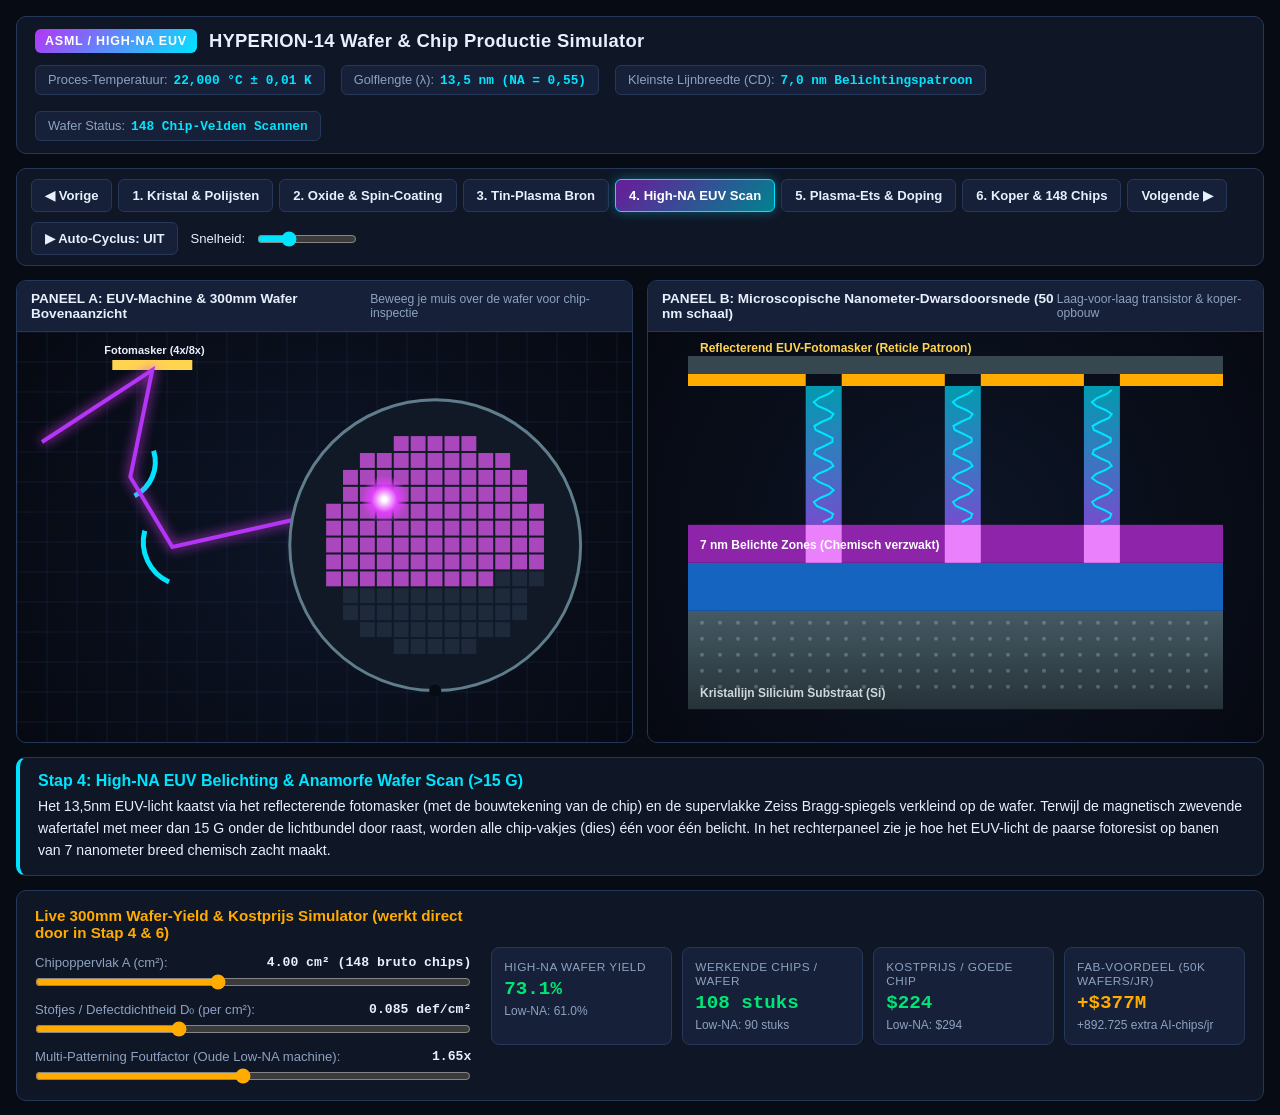
<file: index.html>
<!DOCTYPE html>
<html lang="nl">
<head>
<meta charset="UTF-8">
<meta name="viewport" content="width=device-width, initial-scale=1.0">
<title>HYPERION-14 | High-NA EUV Wafer & Chip Simulator</title>
<style>
  :root {
    --bg-main: #070b14;
    --bg-panel: #0f1626;
    --bg-card: #162038;
    --border: #263859;
    --text-main: #e8f0fe;
    --text-muted: #8da2c0;
    --accent-euv: #b535f6;
    --accent-cyan: #00e5ff;
    --accent-gold: #ffab00;
    --accent-green: #00e676;
    --accent-red: #ff5252;
  }
  * { box-sizing: border-box; margin: 0; padding: 0; font-family: -apple-system, BlinkMacSystemFont, "Segoe UI", Roboto, Helvetica, Arial, sans-serif; }
  body { background-color: var(--bg-main); color: var(--text-main); min-height: 100vh; display: flex; flex-direction: column; padding: 16px; gap: 14px; }
  header { display: flex; flex-wrap: wrap; justify-content: space-between; align-items: center; background: var(--bg-panel); border: 1px solid var(--border); border-radius: 10px; padding: 12px 18px; gap: 12px; }
  .brand { display: flex; align-items: center; gap: 12px; }
  .brand-badge { background: linear-gradient(135deg, var(--accent-euv), var(--accent-cyan)); color: #fff; font-weight: 800; font-size: 0.78rem; padding: 5px 10px; border-radius: 6px; letter-spacing: 0.8px; }
  .brand h1 { font-size: 1.15rem; font-weight: 700; letter-spacing: 0.3px; }
  .telemetry-bar { display: flex; flex-wrap: wrap; gap: 16px; }
  .telemetry-item { background: var(--bg-card); border: 1px solid var(--border); padding: 6px 12px; border-radius: 6px; font-size: 0.8rem; }
  .telemetry-item span { color: var(--text-muted); margin-right: 6px; }
  .telemetry-item strong { color: var(--accent-cyan); font-family: "SFMono-Regular", Consolas, monospace; }
  .controls-bar { display: flex; flex-wrap: wrap; justify-content: space-between; align-items: center; background: var(--bg-panel); border: 1px solid var(--border); border-radius: 10px; padding: 10px 14px; gap: 10px; }
  .step-buttons { display: flex; flex-wrap: wrap; gap: 6px; }
  .btn { background: var(--bg-card); color: var(--text-main); border: 1px solid var(--border); padding: 8px 13px; border-radius: 6px; cursor: pointer; font-size: 0.82rem; font-weight: 600; transition: all 0.18s ease; }
  .btn:hover { border-color: var(--accent-cyan); background: #1d2b4a; }
  .btn.active { background: linear-gradient(135deg, #6a1b9a, #00838f); border-color: var(--accent-cyan); color: #fff; box-shadow: 0 0 12px rgba(0, 229, 255, 0.35); }
  .playback-controls { display: flex; align-items: center; gap: 12px; font-size: 0.82rem; }
  .playback-controls input[type="range"] { accent-color: var(--accent-cyan); width: 100px; cursor: pointer; }
  .sim-grid { display: grid; grid-template-columns: 1fr 1fr; gap: 14px; }
  @media (max-width: 1024px) { .sim-grid { grid-template-columns: 1fr; } }
  .canvas-card { background: var(--bg-panel); border: 1px solid var(--border); border-radius: 10px; display: flex; flex-direction: column; overflow: hidden; }
  .canvas-header { display: flex; justify-content: space-between; align-items: center; padding: 10px 14px; background: var(--bg-card); border-bottom: 1px solid var(--border); font-size: 0.85rem; font-weight: 600; }
  .canvas-header .subtitle { color: var(--text-muted); font-size: 0.76rem; font-weight: 400; }
  .canvas-wrapper { position: relative; width: 100%; height: 410px; background: radial-gradient(circle at center, #0d1527 0%, #060911 100%); }
  canvas { width: 100%; height: 100%; display: block; cursor: crosshair; }
  .info-banner { background: var(--bg-panel); border: 1px solid var(--border); border-left: 4px solid var(--accent-cyan); border-radius: 10px; padding: 14px 18px; display: flex; flex-direction: column; gap: 6px; }
  .info-banner h2 { font-size: 1rem; color: var(--accent-cyan); }
  .info-banner p { font-size: 0.88rem; line-height: 1.55; color: var(--text-main); }
  .econ-panel { background: var(--bg-panel); border: 1px solid var(--border); border-radius: 10px; padding: 16px 18px; display: grid; grid-template-columns: 1.1fr 1.9fr; gap: 20px; align-items: center; }
  @media (max-width: 960px) { .econ-panel { grid-template-columns: 1fr; } }
  .sliders-box { display: flex; flex-direction: column; gap: 12px; }
  .sliders-box h3 { font-size: 0.95rem; color: var(--accent-gold); margin-bottom: 2px; }
  .slider-row { display: flex; flex-direction: column; gap: 4px; font-size: 0.82rem; }
  .slider-row label { display: flex; justify-content: space-between; color: var(--text-muted); }
  .slider-row label strong { color: var(--text-main); font-family: monospace; }
  .slider-row input[type="range"] { width: 100%; accent-color: var(--accent-gold); cursor: pointer; }
  .kpi-grid { display: grid; grid-template-columns: repeat(4, 1fr); gap: 10px; }
  @media (max-width: 700px) { .kpi-grid { grid-template-columns: repeat(2, 1fr); } }
  .kpi-card { background: var(--bg-card); border: 1px solid var(--border); border-radius: 8px; padding: 12px; display: flex; flex-direction: column; gap: 4px; }
  .kpi-card .kpi-title { font-size: 0.74rem; color: var(--text-muted); text-transform: uppercase; letter-spacing: 0.5px; }
  .kpi-card .kpi-val { font-size: 1.2rem; font-weight: 700; font-family: "SFMono-Regular", Consolas, monospace; color: var(--accent-green); }
  .kpi-card .kpi-sub { font-size: 0.75rem; color: var(--text-muted); }
</style>
</head>
<body>

<header>
  <div class="brand">
    <span class="brand-badge">ASML / HIGH-NA EUV</span>
    <h1>HYPERION-14 Wafer & Chip Productie Simulator</h1>
  </div>
  <div class="telemetry-bar">
    <div class="telemetry-item"><span>Proces-Temperatuur:</span><strong id="tel-temp">1.425 °C</strong></div>
    <div class="telemetry-item"><span>Golflengte (λ):</span><strong id="tel-wave">13,5 nm (NA 0.55)</strong></div>
    <div class="telemetry-item"><span>Kleinste Lijnbreedte (CD):</span><strong id="tel-cd">7,0 nm</strong></div>
    <div class="telemetry-item"><span>Wafer Status:</span><strong id="tel-wafer">300 mm Monokristal</strong></div>
  </div>
</header>

<div class="controls-bar">
  <div class="step-buttons">
    <button class="btn" onclick="prevStep()">◀ Vorige</button>
    <button class="btn step-btn" onclick="setStep(1)">1. Kristal & Polijsten</button>
    <button class="btn step-btn" onclick="setStep(2)">2. Oxide & Spin-Coating</button>
    <button class="btn step-btn" onclick="setStep(3)">3. Tin-Plasma Bron</button>
    <button class="btn step-btn" onclick="setStep(4)">4. High-NA EUV Scan</button>
    <button class="btn step-btn" onclick="setStep(5)">5. Plasma-Ets & Doping</button>
    <button class="btn step-btn" onclick="setStep(6)">6. Koper & 148 Chips</button>
    <button class="btn" onclick="nextStep()">Volgende ▶</button>
  </div>
  <div class="playback-controls">
    <button class="btn" id="auto-btn" onclick="toggleAutoPlay()">▶ Auto-Cyclus: UIT</button>
    <label for="speed-slider">Snelheid:</label>
    <input type="range" id="speed-slider" min="0.4" max="2.5" step="0.1" value="1.0">
  </div>
</div>

<div class="sim-grid">
  <div class="canvas-card">
    <div class="canvas-header">
      <span id="left-title">PANEEL A: EUV-Machine & 300mm Wafer Bovenaanzicht</span>
      <span class="subtitle" id="left-hint">Beweeg je muis over de wafer voor chip-inspectie</span>
    </div>
    <div class="canvas-wrapper">
      <canvas id="macroCanvas"></canvas>
    </div>
  </div>

  <div class="canvas-card">
    <div class="canvas-header">
      <span id="right-title">PANEEL B: Microscopische Nanometer-Dwarsdoorsnede (50 nm schaal)</span>
      <span class="subtitle">Laag-voor-laag transistor & koper-opbouw</span>
    </div>
    <div class="canvas-wrapper">
      <canvas id="microCanvas"></canvas>
    </div>
  </div>
</div>

<div class="info-banner">
  <h2 id="step-heading">Stap 4: High-NA EUV Belichting & Anamorfe Wafer Scan</h2>
  <p id="step-desc"></p>
</div>

<div class="econ-panel">
  <div class="sliders-box">
    <h3>Live 300mm Wafer-Yield & Kostprijs Simulator (werkt direct door in Stap 4 & 6)</h3>
    <div class="slider-row">
      <label><span>Chipoppervlak A (cm²):</span><strong id="val-area">4.00 cm² (148 bruto chips)</strong></label>
      <input type="range" id="sl-area" min="1.5" max="7.5" step="0.25" value="4.0" oninput="updateEconomics()">
    </div>
    <div class="slider-row">
      <label><span>Stofjes / Defectdichtheid D₀ (per cm²):</span><strong id="val-d0">0.085 def/cm²</strong></label>
      <input type="range" id="sl-d0" min="0.030" max="0.200" step="0.005" value="0.085" oninput="updateEconomics()">
    </div>
    <div class="slider-row">
      <label><span>Multi-Patterning Foutfactor (Oude Low-NA machine):</span><strong id="val-mult">1.65x</strong></label>
      <input type="range" id="sl-mult" min="1.15" max="2.20" step="0.05" value="1.65" oninput="updateEconomics()">
    </div>
  </div>

  <div class="kpi-grid">
    <div class="kpi-card">
      <span class="kpi-title">High-NA Wafer Yield</span>
      <span class="kpi-val" id="kpi-yield-hna">73.1%</span>
      <span class="kpi-sub" id="kpi-yield-lna">Low-NA: 61.0%</span>
    </div>
    <div class="kpi-card">
      <span class="kpi-title">Werkende Chips / Wafer</span>
      <span class="kpi-val" id="kpi-good-hna">108 stuks</span>
      <span class="kpi-sub" id="kpi-good-lna">Low-NA: 90 stuks</span>
    </div>
    <div class="kpi-card">
      <span class="kpi-title">Kostprijs / Goede Chip</span>
      <span class="kpi-val" id="kpi-cost-hna">$224</span>
      <span class="kpi-sub" id="kpi-cost-lna">Low-NA: $293</span>
    </div>
    <div class="kpi-card">
      <span class="kpi-title">Fab-Voordeel (50k wafers/jr)</span>
      <span class="kpi-val" id="kpi-savings" style="color: var(--accent-gold);">+$348M</span>
      <span class="kpi-sub" id="kpi-extra-dies">+889.000 extra AI-chips</span>
    </div>
  </div>
</div>

<script>
const STEPS = [
  null,
  {
    title: "Stap 1: Kristalgroei (Czochralski) & Spiegelglad Polijsten (CMP)",
    temp: "1.425 °C (Smelt)",
    wave: "N.v.t. (Kristalfase)",
    cd: "0,1 nm vlakheid",
    wafer: "Zuiver Silicium (99,999999999%)",
    desc: "Uit gesmolten, superzuiver kwartszand (1.425 °C) wordt al draaiend één grote cilindervormige kristal-pilaar (ingot) van 300 mm breed en 200 kg zwaar omhooggetrokken. Diamantdraden zagen hier schijfjes van 0,775 mm dik uit. In het rechterpaneel zie je hoe een Chemisch-Mechanische Polijstkop (CMP) het atoomrooster schuurt tot de hoogteafwijking kleiner is dan 0,1 nanometer (één atoomlaag)."
  },
  {
    title: "Stap 2: Isolerende Oxidelaag & Spin-Coating (3.000 RPM)",
    temp: "22,000 °C (Cleanroom)",
    wave: "UV-Blokkerend Geel Licht",
    cd: "20 nm Fotoresist-laag",
    wafer: "Si + SiO₂ + Fotoresist",
    desc: "Op de gepolijste wafer wordt eerst een flinterdunne blauwe isolatielaag van siliciumdioxide (SiO₂) aangebracht. Vervolgens valt er een druppel paarse lichtgevoelige lak (fotoresist) midden op de schijf. Door de wafer met 3.000 toeren per minuut rond te slingeren, spreidt de middelpuntvliedende kracht de lak uit tot een volmaakt egale laag van exact 20 nanometer dik."
  },
  {
    title: "Stap 3: De EUV-Lichtbron — 50.000 Ontploffende Tindruppels per Seconde",
    temp: "220.000 °C (Tin-Plasma)",
    wave: "13,5 nm EUV-opwekking",
    cd: "30 µm Tindruppels",
    wafer: "Vacuümkamer Gereed",
    desc: "Gewoon licht heeft een veel te grove golflengte om 7nm-lijntjes te tekenen. Daarom schiet een generator elke seconde 50.000 druppeltjes gesmolten tin door een vacuümkamer. Een krachtige CO₂-laser vuurt twee keer op elke vallende druppel: de voorpuls slaat hem plat tot een pannenkoekje, en de hoofdpuls verdampt het tin tot een gloeiend plasma van 220.000 °C (40x heter dan de zon), waaruit 13,5 nm EUV-licht vrijkomt."
  },
  {
    title: "Stap 4: High-NA EUV Belichting & Anamorfe Wafer Scan (>15 G)",
    temp: "22,000 °C ± 0,01 K",
    wave: "13,5 nm (NA = 0,55)",
    cd: "7,0 nm Belichtingspatroon",
    wafer: "148 Chip-Velden Scannen",
    desc: "Het 13,5nm EUV-licht kaatst via het reflecterende fotomasker (met de bouwtekening van de chip) en de supervlakke Zeiss Bragg-spiegels verkleind op de wafer. Terwijl de magnetisch zwevende wafertafel met meer dan 15 G onder de lichtbundel door raast, worden alle chip-vakjes (dies) één voor één belicht. In het rechterpaneel zie je hoe het EUV-licht de paarse fotoresist op banen van 7 nanometer breed chemisch zacht maakt."
  },
  {
    title: "Stap 5: Ontwikkelen, Anisotroop Plasma-Etsen & Ion-Implantatie",
    temp: "65,0 °C (Plasma-Ets)",
    wave: "RF-Geïoniseerd Gas",
    cd: "7,0 nm Geëtst Kanaal",
    wafer: "Transistoren Vormen",
    desc: "Een ontwikkelaarvloeistof spoelt de door EUV-licht zacht gemaakte stukjes lak weg. Daarna bombardeert een reactief plasma de wafer loodrecht van bovenaf: alleen waar de lak weg is, vreet het plasma 7 nanometer smalle sleuven in de blauwe oxidelaag. Vervolgens schiet een deeltjesversneller groene doterings-ionen (boor/arseen) in het blootliggende silicium om de schakende transistor-kanalen te maken."
  },
  {
    title: "Stap 6: Koper-Elektroplating, 100 Verdiepingen & Laser-Dicing",
    temp: "22,0 °C (Eindtest & Zaag)",
    wave: "Laser-Dicing & Prober",
    cd: "1.4nm AI-Architectuur",
    wafer: "Voltooide Wafer (Zie Die-Map)",
    desc: "De overgebleven lak wordt verwijderd en de 7nm-geulen worden gevuld met goudkleurig koper. Na het vlakpolijsten herhaalt deze cyclus zich tot wel 100 verdiepingen hoog! Links zie je de voltooide 300mm wafer met alle werkende groene chips en enkele rode defecte chips (afhankelijk van je instellingen onderaan). Beweeg je muis over de individuele chips op de wafer om ze te inspecteren!"
  }
];

let currentStep = 4;
let animTime = 0;
let autoPlay = false;
let lastAutoSwitch = 0;
let simSpeed = 1.0;

let dieAreaCm2 = 4.0;
let defectDensityD0 = 0.085;
let multiPatternMult = 1.65;
let waferDies = [];
let hoveredDie = null;
let mouseMacro = { x: -1000, y: -1000 };

const macroCanvas = document.getElementById("macroCanvas");
const microCanvas = document.getElementById("microCanvas");
const ctxMacro = macroCanvas.getContext("2d");
const ctxMicro = microCanvas.getContext("2d");

function resizeCanvases() {
  const dpr = window.devicePixelRatio || 1;
  [macroCanvas, microCanvas].forEach(c => {
    const rect = c.parentElement.getBoundingClientRect();
    c.width = rect.width * dpr;
    c.height = rect.height * dpr;
    const ctx = c.getContext("2d");
    ctx.setTransform(dpr, 0, 0, dpr, 0, 0);
  });
}
window.addEventListener("resize", resizeCanvases);

macroCanvas.addEventListener("mousemove", (e) => {
  const rect = macroCanvas.getBoundingClientRect();
  mouseMacro.x = e.clientX - rect.left;
  mouseMacro.y = e.clientY - rect.top;
});
macroCanvas.addEventListener("mouseleave", () => {
  mouseMacro.x = -1000;
  mouseMacro.y = -1000;
  hoveredDie = null;
});

function pseudoRandom(seed) {
  let x = Math.sin(seed * 9999.123) * 10000;
  return x - Math.floor(x);
}

function rebuildWaferGrid(yieldFraction) {
  waferDies = [];
  const gridRadius = Math.max(4, Math.min(9, Math.round(13.5 / Math.sqrt(dieAreaCm2))));
  let idx = 1;
  for (let gy = -gridRadius; gy <= gridRadius; gy++) {
    for (let gx = -gridRadius; gx <= gridRadius; gx++) {
      const dist = Math.sqrt((gx * gx) + (gy * gy));
      if (dist <= gridRadius - 0.35) {
        const randVal = pseudoRandom(gx * 37 + gy * 101 + Math.round(defectDensityD0 * 1000));
        const isGood = randVal < yieldFraction;
        const overlayPm = Math.round(45 + pseudoRandom(idx * 17) * 180);
        waferDies.push({ id: idx++, gx, gy, gridRadius, isGood, overlayPm });
      }
    }
  }
}

function updateEconomics() {
  dieAreaCm2 = parseFloat(document.getElementById("sl-area").value);
  defectDensityD0 = parseFloat(document.getElementById("sl-d0").value);
  multiPatternMult = parseFloat(document.getElementById("sl-mult").value);

  const grossDies = Math.floor(592.0 / dieAreaCm2);
  const alpha = 2.0;

  const yieldHighNA = Math.pow(1 + (dieAreaCm2 * defectDensityD0) / alpha, -alpha);
  const d0LowNA = defectDensityD0 * multiPatternMult;
  const yieldLowNA = Math.pow(1 + (dieAreaCm2 * d0LowNA) / alpha, -alpha);

  const goodHighNA = grossDies * yieldHighNA;
  const goodLowNA = grossDies * yieldLowNA;

  const costWaferHighNA = 24200;
  const costWaferLowNA = 26500;

  const cpgdHighNA = costWaferHighNA / goodHighNA;
  const cpgdLowNA = costWaferLowNA / goodLowNA;

  const annualGoodHighNA = goodHighNA * 50000;
  const annualGoodLowNA = goodLowNA * 50000;
  const extraDiesYr = Math.round(annualGoodHighNA - annualGoodLowNA);
  const annualSavingsM = ((cpgdLowNA - cpgdHighNA) * annualGoodHighNA) / 1e6;

  document.getElementById("val-area").textContent = `${dieAreaCm2.toFixed(2)} cm² (${grossDies} bruto chips)`;
  document.getElementById("val-d0").textContent = `${defectDensityD0.toFixed(3)} def/cm²`;
  document.getElementById("val-mult").textContent = `${multiPatternMult.toFixed(2)}x`;

  document.getElementById("kpi-yield-hna").textContent = `${(yieldHighNA * 100).toFixed(1)}%`;
  document.getElementById("kpi-yield-lna").textContent = `Low-NA: ${(yieldLowNA * 100).toFixed(1)}%`;

  document.getElementById("kpi-good-hna").textContent = `${Math.round(goodHighNA)} stuks`;
  document.getElementById("kpi-good-lna").textContent = `Low-NA: ${Math.round(goodLowNA)} stuks`;

  document.getElementById("kpi-cost-hna").textContent = `$${Math.round(cpgdHighNA)}`;
  document.getElementById("kpi-cost-lna").textContent = `Low-NA: $${Math.round(cpgdLowNA)}`;

  document.getElementById("kpi-savings").textContent = `+$${Math.round(annualSavingsM)}M`;
  document.getElementById("kpi-extra-dies").textContent = `+${extraDiesYr.toLocaleString("nl-NL")} extra AI-chips/jr`;

  rebuildWaferGrid(yieldHighNA);
}

function setStep(step) {
  currentStep = step;
  lastAutoSwitch = performance.now();
  const s = STEPS[step];

  document.getElementById("tel-temp").textContent = s.temp;
  document.getElementById("tel-wave").textContent = s.wave;
  document.getElementById("tel-cd").textContent = s.cd;
  document.getElementById("tel-wafer").textContent = s.wafer;
  document.getElementById("step-heading").textContent = s.title;
  document.getElementById("step-desc").textContent = s.desc;

  const btns = document.querySelectorAll(".step-btn");
  btns.forEach((b, idx) => {
    b.classList.toggle("active", idx + 1 === step);
  });
}

function prevStep() { setStep(currentStep > 1 ? currentStep - 1 : 6); }
function nextStep() { setStep(currentStep < 6 ? currentStep + 1 : 1); }

function toggleAutoPlay() {
  autoPlay = !autoPlay;
  lastAutoSwitch = performance.now();
  const btn = document.getElementById("auto-btn");
  btn.textContent = autoPlay ? "⏸ Auto-Cyclus: AAN" : "▶ Auto-Cyclus: UIT";
  btn.classList.toggle("active", autoPlay);
}

document.getElementById("speed-slider").addEventListener("input", (e) => {
  simSpeed = parseFloat(e.target.value);
});

function drawMacroPanel(ctx, w, h, t) {
  ctx.clearRect(0, 0, w, h);

  ctx.strokeStyle = "rgba(38, 56, 89, 0.35)";
  ctx.lineWidth = 1;
  for (let x = 0; x < w; x += 30) {
    ctx.beginPath(); ctx.moveTo(x, 0); ctx.lineTo(x, h); ctx.stroke();
  }
  for (let y = 0; y < h; y += 30) {
    ctx.beginPath(); ctx.moveTo(0, y); ctx.lineTo(w, y); ctx.stroke();
  }

  if (currentStep === 1) {
    const cx = w * 0.32;
    const cy = h * 0.68;

    ctx.fillStyle = "#2b374b";
    ctx.fillRect(cx - 85, cy - 30, 170, 85);

    const gradMelt = ctx.createRadialGradient(cx, cy, 10, cx, cy, 80);
    gradMelt.addColorStop(0, "#fff176");
    gradMelt.addColorStop(0.5, "#ff6d00");
    gradMelt.addColorStop(1, "#b71c1c");
    ctx.fillStyle = gradMelt;
    ctx.beginPath();
    ctx.ellipse(cx, cy - 25, 76, 22, 0, 0, Math.PI * 2);
    ctx.fill();

    const pullOffset = Math.sin(t * 1.5) * 12;
    const ingotTop = 65 + pullOffset;
    const gradIngot = ctx.createLinearGradient(cx - 42, 0, cx + 42, 0);
    gradIngot.addColorStop(0, "#546e7a");
    gradIngot.addColorStop(0.45, "#eceff1");
    gradIngot.addColorStop(1, "#37474f");
    ctx.fillStyle = gradIngot;
    ctx.fillRect(cx - 42, ingotTop, 84, cy - 25 - ingotTop);

    ctx.strokeStyle = "#90a4ae";
    ctx.lineWidth = 4;
    ctx.beginPath();
    ctx.moveTo(cx, 15);
    ctx.lineTo(cx, ingotTop);
    ctx.stroke();

    ctx.fillStyle = "#00e5ff";
    ctx.font = "bold 12px sans-serif";
    ctx.fillText("1.425 °C Gesmolten Silicium", cx - 75, cy + 75);
    ctx.fillText("↺ 300mm Monokristal Ingot", cx - 75, ingotTop - 10);

    drawWaferMap(ctx, w * 0.74, h * 0.52, Math.min(w, h) * 0.28, t, "bare");

  } else if (currentStep === 2) {
    const cx = w * 0.5;
    const cy = h * 0.54;
    const r = Math.min(w, h) * 0.34;

    ctx.save();
    ctx.translate(cx, cy);
    ctx.rotate(t * 8.0);

    ctx.fillStyle = "#1565c0";
    ctx.beginPath();
    ctx.arc(0, 0, r, 0, Math.PI * 2);
    ctx.fill();

    const resistRadius = ((t * 0.7) % 1.0) * r;
    const gradResist = ctx.createRadialGradient(0, 0, 2, 0, 0, resistRadius + 15);
    gradResist.addColorStop(0, "rgba(181, 53, 246, 0.92)");
    gradResist.addColorStop(0.8, "rgba(156, 39, 176, 0.75)");
    gradResist.addColorStop(1, "rgba(156, 39, 176, 0)");
    ctx.fillStyle = gradResist;
    ctx.beginPath();
    ctx.arc(0, 0, r, 0, Math.PI * 2);
    ctx.fill();

    ctx.strokeStyle = "rgba(255, 255, 255, 0.35)";
    ctx.lineWidth = 2;
    for (let i = 0; i < 6; i++) {
      const a = (i * Math.PI) / 3;
      ctx.beginPath();
      ctx.arc(0, 0, r * 0.55, a, a + 0.7);
      ctx.stroke();
    }
    ctx.restore();

    ctx.fillStyle = "#90a4ae";
    ctx.fillRect(cx - 8, 18, 16, 42);
    const dropY = 65 + ((t * 140) % (cy - 65));
    ctx.fillStyle = "#e040fb";
    ctx.beginPath();
    ctx.arc(cx, dropY, 6, 0, Math.PI * 2);
    ctx.fill();

    ctx.fillStyle = "#e8f0fe";
    ctx.font = "bold 13px sans-serif";
    ctx.fillText("Spin-Coater: 3.000 RPM spreidt Fotoresist (20 nm)", 20, h - 18);

  } else if (currentStep === 3) {
    const cx = w * 0.48;
    const cy = h * 0.52;

    ctx.strokeStyle = "#00e5ff";
    ctx.lineWidth = 6;
    ctx.beginPath();
    ctx.arc(cx, cy, 95, Math.PI * 0.65, Math.PI * 1.35);
    ctx.stroke();

    ctx.fillStyle = "#78909c";
    ctx.fillRect(cx - 18, 16, 36, 34);
    ctx.fillStyle = "#cfd8dc";
    ctx.font = "11px sans-serif";
    ctx.fillText("Tin-Nozzle (50 kHz)", cx - 48, 12);

    for (let i = 0; i < 5; i++) {
      const dy = 55 + ((t * 120 + i * 35) % (cy - 55));
      ctx.fillStyle = "#b0bec5";
      ctx.beginPath();
      ctx.arc(cx, dy, 4.5, 0, Math.PI * 2);
      ctx.fill();
    }

    const pulsePhase = (t * 4.0) % 1.0;
    if (pulsePhase < 0.65) {
      ctx.strokeStyle = pulsePhase < 0.3 ? "#ff5252" : "#ff1744";
      ctx.lineWidth = pulsePhase < 0.3 ? 3 : 7;
      ctx.beginPath();
      ctx.moveTo(w - 20, cy);
      ctx.lineTo(cx, cy);
      ctx.stroke();
    }

    const plasmaRadius = 18 + Math.sin(t * 25) * 8;
    const gradPlasma = ctx.createRadialGradient(cx, cy, 2, cx, cy, plasmaRadius * 2.2);
    gradPlasma.addColorStop(0, "#ffffff");
    gradPlasma.addColorStop(0.35, "#00e5ff");
    gradPlasma.addColorStop(0.7, "#b535f6");
    gradPlasma.addColorStop(1, "rgba(181, 53, 246, 0)");
    ctx.fillStyle = gradPlasma;
    ctx.beginPath();
    ctx.arc(cx, cy, plasmaRadius * 2.2, 0, Math.PI * 2);
    ctx.fill();

    ctx.strokeStyle = "rgba(181, 53, 246, 0.75)";
    ctx.lineWidth = 2;
    for (let a = -0.5; a <= 0.5; a += 0.25) {
      const sx = cx - Math.cos(a) * 92;
      const sy = cy + Math.sin(a) * 92;
      ctx.beginPath();
      ctx.moveTo(cx, cy);
      ctx.lineTo(sx, sy);
      ctx.lineTo(w - 45, 55);
      ctx.stroke();
    }

    ctx.fillStyle = "#00e5ff";
    ctx.font = "bold 12px sans-serif";
    ctx.fillText("CO₂ Laser (Voorpuls + Hoofdpuls) ◀──", w - 245, cy - 12);
    ctx.fillStyle = "#e040fb";
    ctx.fillText("220.000 °C Tin-Plasma (λ = 13,5 nm)", cx - 95, cy + 125);

  } else if (currentStep === 4) {
    const optX = w * 0.22;
    ctx.fillStyle = "#ffd54f";
    ctx.fillRect(optX - 40, 28, 80, 10);
    ctx.fillStyle = "#e8f0fe";
    ctx.font = "bold 11px sans-serif";
    ctx.fillText("Fotomasker (4x/8x)", optX - 48, 22);

    ctx.strokeStyle = "#00e5ff";
    ctx.lineWidth = 5;
    ctx.beginPath(); ctx.arc(optX - 35, 130, 38, -0.3, 1.1); ctx.stroke();
    ctx.beginPath(); ctx.arc(optX + 35, 210, 44, 2.0, 3.4); ctx.stroke();

    const scanTargetX = w * 0.68 + Math.sin(t * 3.2) * 55;
    const scanTargetY = h * 0.52 + Math.cos(t * 1.6) * 55;

    ctx.strokeStyle = "#b535f6";
    ctx.lineWidth = 4;
    ctx.shadowColor = "#e040fb";
    ctx.shadowBlur = 12;
    ctx.beginPath();
    ctx.moveTo(25, 110);
    ctx.lineTo(optX, 38);
    ctx.lineTo(optX - 22, 145);
    ctx.lineTo(optX + 20, 215);
    ctx.lineTo(scanTargetX, scanTargetY);
    ctx.stroke();
    ctx.shadowBlur = 0;

    drawWaferMap(ctx, w * 0.68, h * 0.52, Math.min(w, h) * 0.34, t, "scanning", scanTargetX, scanTargetY);

  } else if (currentStep === 5) {
    const cx = w * 0.5;
    const cy = h * 0.52;
    const r = Math.min(w, h) * 0.33;

    const gradChamber = ctx.createRadialGradient(cx, cy, 10, cx, cy, r * 1.35);
    gradChamber.addColorStop(0, "rgba(0, 230, 118, 0.28)");
    gradChamber.addColorStop(0.6, "rgba(181, 53, 246, 0.25)");
    gradChamber.addColorStop(1, "rgba(0, 0, 0, 0)");
    ctx.fillStyle = gradChamber;
    ctx.beginPath();
    ctx.arc(cx, cy, r * 1.35, 0, Math.PI * 2);
    ctx.fill();

    drawWaferMap(ctx, cx, cy, r, t, "etching");

  } else if (currentStep === 6) {
    const cx = w * 0.5;
    const cy = h * 0.52;
    const r = Math.min(w, h) * 0.35;
    drawWaferMap(ctx, cx, cy, r, t, "completed");
  }
}

function drawWaferMap(ctx, cx, cy, r, t, mode, beamX, beamY) {
  ctx.fillStyle = "#111927";
  ctx.strokeStyle = "#607d8b";
  ctx.lineWidth = 3;
  ctx.beginPath();
  ctx.arc(cx, cy, r + 6, 0, Math.PI * 2);
  ctx.fill();
  ctx.stroke();

  ctx.fillStyle = "#070b14";
  ctx.beginPath();
  ctx.arc(cx, cy + r + 6, 6, 0, Math.PI * 2);
  ctx.fill();

  if (mode === "bare") {
    const gradPol = ctx.createLinearGradient(cx - r, cy - r, cx + r, cy + r);
    gradPol.addColorStop(0, "#37474f");
    gradPol.addColorStop(0.5, "#cfd8dc");
    gradPol.addColorStop(1, "#263238");
    ctx.fillStyle = gradPol;
    ctx.beginPath();
    ctx.arc(cx, cy, r, 0, Math.PI * 2);
    ctx.fill();
    return;
  }

  const totalDies = waferDies.length;
  const exposedCount = mode === "scanning" ? Math.floor(((t * 0.45) % 1.0) * totalDies) : totalDies;

  hoveredDie = null;

  waferDies.forEach((d, index) => {
    const cellSpan = (r * 1.82) / (d.gridRadius * 2 + 1);
    const dx = cx + d.gx * cellSpan - cellSpan * 0.45;
    const dy = cy + d.gy * cellSpan - cellSpan * 0.45;
    const dw = cellSpan * 0.88;
    const dh = cellSpan * 0.88;

    if (mode === "scanning") {
      ctx.fillStyle = index < exposedCount ? "#ab47bc" : "#1e293b";
    } else if (mode === "etching") {
      ctx.fillStyle = "#00acc1";
    } else if (mode === "completed") {
      ctx.fillStyle = d.isGood ? "#00c853" : "#ff5252";
    }

    ctx.fillRect(dx, dy, dw, dh);

    if (mouseMacro.x >= dx && mouseMacro.x <= dx + dw && mouseMacro.y >= dy && mouseMacro.y <= dy + dh) {
      hoveredDie = { ...d, dx, dy };
      ctx.strokeStyle = "#ffffff";
      ctx.lineWidth = 2;
      ctx.strokeRect(dx - 1, dy - 1, dw + 2, dh + 2);
    }
  });

  if (mode === "scanning" && beamX && beamY) {
    const gSpot = ctx.createRadialGradient(beamX, beamY, 2, beamX, beamY, 24);
    gSpot.addColorStop(0, "#ffffff");
    gSpot.addColorStop(0.5, "#e040fb");
    gSpot.addColorStop(1, "rgba(224, 64, 251, 0)");
    ctx.fillStyle = gSpot;
    ctx.beginPath();
    ctx.arc(beamX, beamY, 24, 0, Math.PI * 2);
    ctx.fill();
  }

  if (hoveredDie) {
    const tx = Math.min(cx + r - 150, Math.max(12, hoveredDie.dx + 14));
    const ty = Math.max(16, hoveredDie.dy - 58);
    ctx.fillStyle = "rgba(15, 22, 38, 0.94)";
    ctx.strokeStyle = "#00e5ff";
    ctx.lineWidth = 1.5;
    ctx.fillRect(tx, ty, 195, 52);
    ctx.strokeRect(tx, ty, 195, 52);

    ctx.fillStyle = "#ffffff";
    ctx.font = "bold 11px sans-serif";
    ctx.fillText(`Chip #${hoveredDie.id} [X:${hoveredDie.gx}, Y:${hoveredDie.gy}]`, tx + 8, ty + 18);
    ctx.fillStyle = hoveredDie.isGood ? "#00e676" : "#ff5252";
    ctx.fillText(
      hoveredDie.isGood ? `Status: SLAAGD (Overlay ${hoveredDie.overlayPm} pm)` : "Status: DEFECT (Stofdeeltje)",
      tx + 8,
      ty + 38
    );
  }
}

function drawMicroPanel(ctx, w, h, t) {
  ctx.clearRect(0, 0, w, h);

  const marginX = 40;
  const subWidth = w - marginX * 2;
  const siTop = h * 0.68;
  const siHeight = h * 0.24;
  const oxTop = siTop - 48;
  const oxHeight = 48;
  const resTop = oxTop - 38;
  const resHeight = 38;

  const gradSi = ctx.createLinearGradient(0, siTop, 0, siTop + siHeight);
  gradSi.addColorStop(0, "#455a64");
  gradSi.addColorStop(1, "#263238");
  ctx.fillStyle = gradSi;
  ctx.fillRect(marginX, siTop, subWidth, siHeight);

  ctx.fillStyle = "rgba(207, 216, 220, 0.28)";
  for (let x = marginX + 14; x < marginX + subWidth - 10; x += 18) {
    for (let y = siTop + 12; y < siTop + siHeight - 8; y += 16) {
      ctx.beginPath();
      ctx.arc(x, y, 2, 0, Math.PI * 2);
      ctx.fill();
    }
  }
  ctx.fillStyle = "#cfd8dc";
  ctx.font = "bold 12px sans-serif";
  ctx.fillText("Kristallijn Silicium Substraat (Si)", marginX + 12, siTop + siHeight - 12);

  const trenches = [
    marginX + subWidth * 0.22,
    marginX + subWidth * 0.48,
    marginX + subWidth * 0.74
  ];
  const trenchW = 36;

  if (currentStep === 1) {
    const padX = marginX + 30 + ((Math.sin(t * 2.5) + 1) * 0.5) * (subWidth - 180);
    ctx.fillStyle = "#00acc1";
    ctx.fillRect(padX, siTop - 32, 120, 28);
    ctx.fillStyle = "#ffffff";
    ctx.fillText("⇄ CMP Polijstkop (0,1 nm vlakheid)", padX - 20, siTop - 42);

  } else if (currentStep === 2) {
    ctx.fillStyle = "#1565c0";
    ctx.fillRect(marginX, oxTop, subWidth, oxHeight);
    ctx.fillStyle = "#90caf9";
    ctx.fillText("Isolerende Oxidelaag (SiO₂)", marginX + 12, oxTop + 28);

    ctx.fillStyle = "#8e24aa";
    ctx.fillRect(marginX, resTop, subWidth, resHeight);
    ctx.fillStyle = "#f3e5f5";
    ctx.fillText("Lichtgevoelige Fotoresist-lak (20 nm)", marginX + 12, resTop + 24);

  } else if (currentStep === 3 || currentStep === 4) {
    ctx.fillStyle = "#37474f";
    ctx.fillRect(marginX, 24, subWidth, 18);

    ctx.fillStyle = "#ffab00";
    ctx.fillRect(marginX, 42, trenches[0] - marginX, 12);
    ctx.fillRect(trenches[0] + trenchW, 42, trenches[1] - (trenches[0] + trenchW), 12);
    ctx.fillRect(trenches[1] + trenchW, 42, trenches[2] - (trenches[1] + trenchW), 12);
    ctx.fillRect(trenches[2] + trenchW, 42, (marginX + subWidth) - (trenches[2] + trenchW), 12);
    ctx.fillStyle = "#ffd54f";
    ctx.fillText("Reflecterend EUV-Fotomasker (Reticle Patroon)", marginX + 12, 20);

    ctx.fillStyle = "#1565c0";
    ctx.fillRect(marginX, oxTop, subWidth, oxHeight);
    ctx.fillStyle = "#8e24aa";
    ctx.fillRect(marginX, resTop, subWidth, resHeight);

    trenches.forEach(tx => {
      const gradBeam = ctx.createLinearGradient(0, 54, 0, resTop + resHeight);
      gradBeam.addColorStop(0, "rgba(0, 229, 255, 0.65)");
      gradBeam.addColorStop(1, "rgba(181, 53, 246, 0.85)");
      ctx.fillStyle = gradBeam;
      ctx.fillRect(tx, 54, trenchW, resTop - 54);

      ctx.fillStyle = "#ea80fc";
      ctx.fillRect(tx, resTop, trenchW, resHeight);

      ctx.strokeStyle = "#00e5ff";
      ctx.lineWidth = 2;
      ctx.beginPath();
      for (let y = 58; y < resTop; y += 4) {
        const waveX = tx + trenchW / 2 + Math.sin(y * 0.25 - t * 12) * 10;
        if (y === 58) ctx.moveTo(waveX, y);
        else ctx.lineTo(waveX, y);
      }
      ctx.stroke();
    });

    ctx.fillStyle = "#ffffff";
    ctx.fillText("7 nm Belichte Zones (Chemisch verzwakt)", marginX + 12, resTop + 24);

  } else if (currentStep === 5) {
    ctx.fillStyle = "#1565c0";
    ctx.fillRect(marginX, oxTop, subWidth, oxHeight);
    ctx.fillStyle = "#8e24aa";
    ctx.fillRect(marginX, resTop, subWidth, resHeight);

    trenches.forEach((tx, idx) => {
      ctx.fillStyle = "#070b14";
      ctx.fillRect(tx, resTop, trenchW, resHeight + oxHeight);

      ctx.fillStyle = "rgba(0, 230, 118, 0.75)";
      ctx.fillRect(tx - 4, siTop, trenchW + 8, 22);

      for (let p = 0; p < 4; p++) {
        const py = 45 + ((t * 150 + p * 45 + idx * 20) % (siTop - 45));
        ctx.fillStyle = py > oxTop ? "#00e676" : "#00e5ff";
        ctx.beginPath();
        ctx.arc(tx + trenchW / 2, py, 3.5, 0, Math.PI * 2);
        ctx.fill();
      }
    });

    ctx.fillStyle = "#00e676";
    ctx.fillText("Groene Ion-Implantatie (Transistor-kanalen) + 7nm Geulen", marginX + 12, siTop + 38);

  } else if (currentStep === 6) {
    ctx.fillStyle = "#1565c0";
    ctx.fillRect(marginX, oxTop, subWidth, oxHeight);

    const m2Top = oxTop - 45;
    const m3Top = m2Top - 45;
    ctx.fillStyle = "#104d92";
    ctx.fillRect(marginX, m2Top, subWidth, 45);
    ctx.fillStyle = "#0d3c73";
    ctx.fillRect(marginX, m3Top, subWidth, 45);

    trenches.forEach(tx => {
      ctx.fillStyle = "#00e676";
      ctx.fillRect(tx - 4, siTop, trenchW + 8, 20);

      const gradCu = ctx.createLinearGradient(tx, 0, tx + trenchW, 0);
      gradCu.addColorStop(0, "#ff8f00");
      gradCu.addColorStop(0.5, "#ffd54f");
      gradCu.addColorStop(1, "#e65100");
      ctx.fillStyle = gradCu;
      ctx.fillRect(tx, oxTop, trenchW, oxHeight);

      ctx.fillRect(tx - 22, m2Top + 15, trenchW + 44, 18);
      ctx.fillRect(tx + 6, m3Top, trenchW - 12, 60);
    });

    ctx.fillStyle = "#ffab00";
    ctx.fillRect(marginX + 35, m3Top + 8, subWidth - 70, 14);

    ctx.fillStyle = "#ffd54f";
    ctx.fillText("Koper-Interconnect Wolkenkrabber (tot 100 lagen hoog)", marginX + 12, m3Top - 10);
  }
}

let lastFrameTime = performance.now();

function animate(now) {
  const dt = (now - lastFrameTime) / 1000;
  lastFrameTime = now;
  animTime += dt * simSpeed;

  if (autoPlay && now - lastAutoSwitch > 5500 / simSpeed) {
    nextStep();
  }

  const rectMacro = macroCanvas.parentElement.getBoundingClientRect();
  const rectMicro = microCanvas.parentElement.getBoundingClientRect();

  drawMacroPanel(ctxMacro, rectMacro.width, rectMacro.height, animTime);
  drawMicroPanel(ctxMicro, rectMicro.width, rectMicro.height, animTime);

  requestAnimationFrame(animate);
}

resizeCanvases();
updateEconomics();
setStep(4);
requestAnimationFrame(animate);
</script>
</body>
</html>
</file>
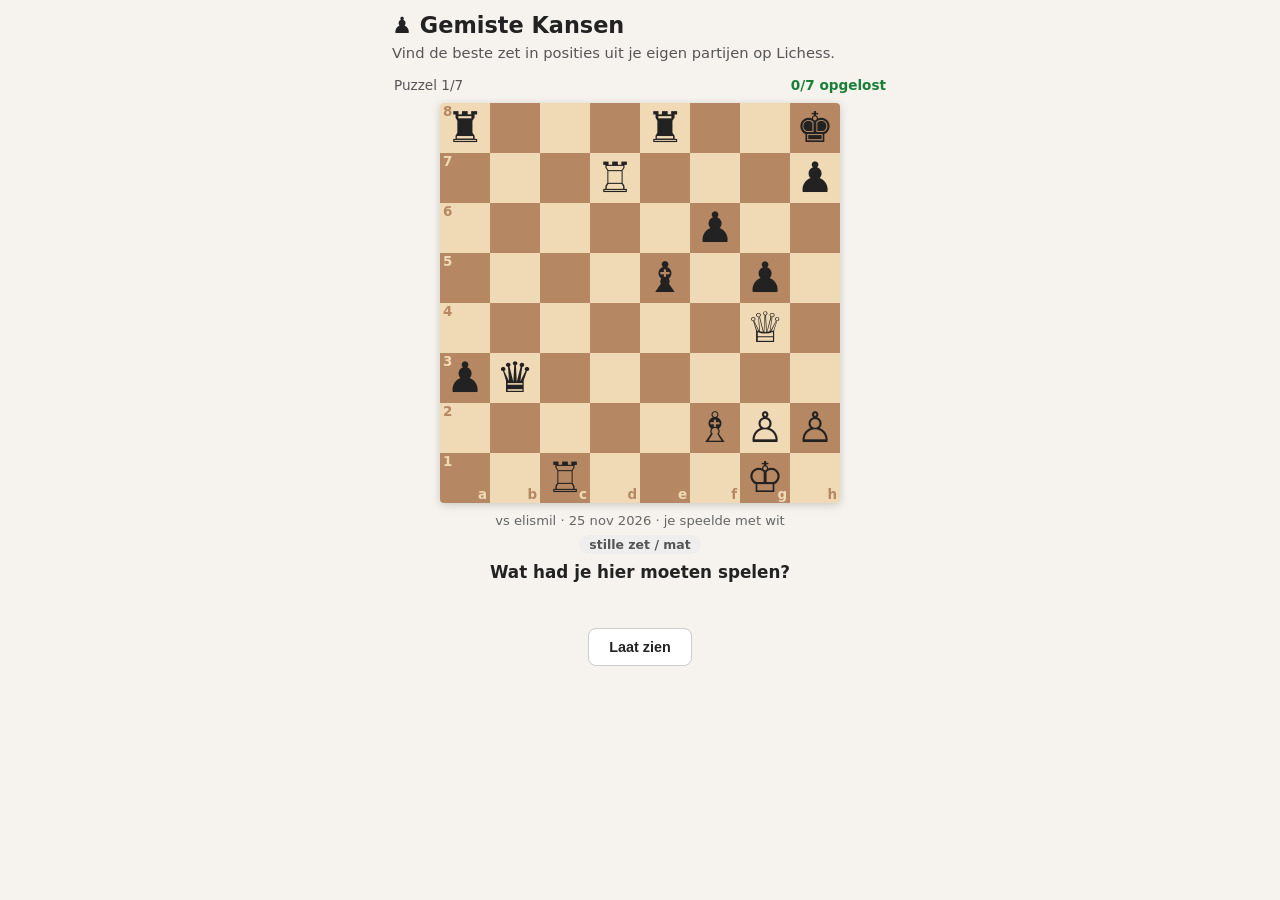
<file: gemiste-kansen/index.html>
<!doctype html>
<html lang="nl">
<head>
<meta charset="utf-8">
<meta name="viewport" content="width=device-width,initial-scale=1">
<title>Gemiste Kansen – Tjan86</title>
<style>
*{box-sizing:border-box;margin:0;padding:0}
body{font-family:system-ui,-apple-system,sans-serif;max-width:520px;margin:0 auto;padding:12px;background:#f6f3ee;color:#222;-webkit-text-size-adjust:100%}
h1{font-size:1.4em;margin-bottom:4px}
.intro{font-size:.92em;color:#555;margin-bottom:14px;line-height:1.45}

.status-bar{display:flex;justify-content:space-between;align-items:center;font-size:.85em;color:#555;margin-bottom:10px;padding:0 2px}
.score{font-weight:600;color:#1a7f37}

.board-wrap{position:relative;width:100%;max-width:400px;margin:0 auto 10px}
.board{display:grid;grid-template-columns:repeat(8,minmax(0,1fr));grid-template-rows:repeat(8,minmax(0,1fr));aspect-ratio:1;border-radius:4px;overflow:hidden;box-shadow:0 2px 8px rgba(0,0,0,.18);touch-action:manipulation;user-select:none;-webkit-user-select:none}

.sq{position:relative;display:flex;align-items:center;justify-content:center;font-size:min(10vw,42px);line-height:1;cursor:pointer;-webkit-tap-highlight-color:transparent;transition:background .15s}
.sq.light{background:#f0d9b5}
.sq.dark{background:#b58863}
.sq.selected{background:#e8e03a!important}
.sq.hint-from{background:rgba(100,200,80,.55)!important}
.sq.hint-to{background:rgba(100,200,80,.65)!important}
.sq.wrong-flash{animation:wrongFlash .4s}
@keyframes wrongFlash{0%,100%{background:inherit}50%{background:#e5534b}}

.sq .coord{position:absolute;font-size:.32em;font-weight:700;line-height:1;pointer-events:none}
.sq .coord-file{bottom:2px;right:3px}
.sq .coord-rank{top:2px;left:3px}
.sq.light .coord{color:#b58863}
.sq.dark .coord{color:#f0d9b5}

.game-info{text-align:center;font-size:.82em;color:#666;margin-bottom:6px}
.theme-tag{display:inline-block;background:#eee;border-radius:10px;padding:2px 10px;font-size:.78em;font-weight:600;color:#555;margin-bottom:8px}

.prompt{text-align:center;font-size:1.05em;font-weight:600;margin-bottom:10px}

.feedback{text-align:center;min-height:28px;font-size:.95em;font-weight:600;margin-bottom:8px;transition:opacity .2s}
.feedback.correct{color:#1a7f37}
.feedback.wrong{color:#cf222e}

.controls{display:flex;gap:8px;justify-content:center;margin-bottom:12px}
.btn{background:#fff;color:#222;border:1.5px solid #ccc;border-radius:8px;padding:10px 20px;font-size:.9em;font-weight:600;cursor:pointer;transition:all .15s;-webkit-tap-highlight-color:transparent}
.btn:active{transform:scale(.97)}
.btn-primary{background:#1a7f37;color:#fff;border-color:#1a7f37}
.btn-primary:active{background:#15692d}
.btn:disabled{opacity:.45;cursor:default}

.uitleg-box{background:#fff;border-radius:10px;padding:14px;margin-bottom:14px;box-shadow:0 1px 4px rgba(0,0,0,.08);border-left:4px solid #1a7f37;display:none}
.uitleg-box.revealed{border-left-color:#d4a017}
.uitleg-box h3{font-size:.95em;margin-bottom:6px}
.uitleg-box p{font-size:.88em;line-height:1.5;color:#333;margin-bottom:6px}
.uitleg-box .eval-change{font-size:.82em;color:#888}
.uitleg-box a{color:#0b5cad}

.done-box{text-align:center;background:#fff;border-radius:10px;padding:20px;box-shadow:0 1px 4px rgba(0,0,0,.08);margin-top:14px}
.done-box h2{font-size:1.15em;margin-bottom:8px}
.done-box p{font-size:.9em;color:#555}
.done-box .btn{margin-top:12px}

.hidden{display:none!important}
</style>
</head>
<body>

<h1>♟️ Gemiste Kansen</h1>
<p class="intro">Vind de beste zet in posities uit je eigen partijen op Lichess.</p>

<div class="status-bar">
  <span id="puzzle-num">Puzzel 1/3</span>
  <span class="score" id="score-display">0/3 opgelost</span>
</div>

<div class="board-wrap">
  <div class="board" id="board"></div>
</div>

<div id="game-info" class="game-info"></div>
<div id="theme-display" style="text-align:center"></div>
<div id="prompt" class="prompt">Wat had je hier moeten spelen?</div>
<div id="feedback" class="feedback"></div>

<div class="controls" id="controls">
  <button class="btn" id="btn-reveal" onclick="revealAnswer()">Laat zien</button>
  <button class="btn btn-primary hidden" id="btn-next" onclick="nextPuzzle()">Volgende →</button>
  <button class="btn btn-primary hidden" id="btn-shuffle" onclick="shuffleAndRestart()">Opnieuw schudden</button>
</div>

<div class="uitleg-box" id="uitleg-box">
  <h3 id="uitleg-title"></h3>
  <p id="uitleg-text"></p>
  <p class="eval-change" id="uitleg-eval"></p>
  <p><a id="uitleg-link" href="#" target="_blank" rel="noopener">Bekijk deze zet op Lichess →</a></p>
</div>

<script>
var PIECES = {
  K:'\u2654',Q:'\u2655',R:'\u2656',B:'\u2657',N:'\u2658',P:'\u2659',
  k:'\u265A',q:'\u265B',r:'\u265C',b:'\u265D',n:'\u265E',p:'\u265F'
};

var puzzles = [];
var order = [];
var currentIdx = 0;
var selectedSq = null;
var state = 'playing';
var solved;

try { solved = new Set(JSON.parse(localStorage.getItem('gk-solved') || '[]')); }
catch(e) { solved = new Set(); }

function parseFEN(fen) {
  var rows = fen.split(' ')[0].split('/');
  var board = [];
  for (var i = 0; i < rows.length; i++) {
    var row = [];
    for (var j = 0; j < rows[i].length; j++) {
      var ch = rows[i][j];
      if (ch >= '1' && ch <= '8') { for (var k = 0; k < parseInt(ch); k++) row.push(''); }
      else row.push(ch);
    }
    board.push(row);
  }
  return board;
}

function findBestMoveSquares(fen, san) {
  san = san.replace(/[+#!?]/g, '').replace(/=[NBRQ]/, '');
  if (san === 'O-O') { var rk = fen.split(' ')[1] === 'w' ? '1' : '8'; return {from:'e'+rk,to:'g'+rk}; }
  if (san === 'O-O-O') { var rk2 = fen.split(' ')[1] === 'w' ? '1' : '8'; return {from:'e'+rk2,to:'c'+rk2}; }

  var board = parseFEN(fen);
  var turn = fen.split(' ')[1];
  var pieceType, disambig, destSq;

  if (san[0] >= 'A' && san[0] <= 'Z') { pieceType = san[0]; san = san.substring(1); }
  else pieceType = 'P';

  san = san.replace('x', '');
  destSq = san.slice(-2);
  disambig = san.slice(0, -2);

  var fenChar = turn === 'w' ? pieceType : pieceType.toLowerCase();
  var candidates = [];
  for (var r = 0; r < 8; r++) {
    for (var c = 0; c < 8; c++) {
      if (board[r][c] !== fenChar) continue;
      var file = String.fromCharCode(97 + c);
      var rank = String(8 - r);
      if (disambig.length === 1) {
        if (disambig >= 'a' && disambig <= 'h' && file !== disambig) continue;
        if (disambig >= '1' && disambig <= '8' && rank !== disambig) continue;
      } else if (disambig.length === 2) {
        if (file !== disambig[0] || rank !== disambig[1]) continue;
      }
      candidates.push(file + rank);
    }
  }
  if (candidates.length === 1) return {from:candidates[0], to:destSq};
  for (var i = 0; i < candidates.length; i++) {
    if (canReach(pieceType, candidates[i], destSq)) return {from:candidates[i], to:destSq};
  }
  return candidates.length ? {from:candidates[0], to:destSq} : null;
}

function canReach(pt, from, to) {
  var df = Math.abs(to.charCodeAt(0) - from.charCodeAt(0));
  var dr = Math.abs(parseInt(to[1]) - parseInt(from[1]));
  switch(pt) {
    case 'N': return df * dr === 2;
    case 'B': return df === dr && df > 0;
    case 'R': return (df === 0 || dr === 0) && (df + dr > 0);
    case 'Q': return (df === dr || df === 0 || dr === 0) && (df + dr > 0);
    case 'K': return df <= 1 && dr <= 1 && (df + dr > 0);
    default: return true;
  }
}

function isOwnPiece(piece, side) {
  if (!piece) return false;
  return side === 'w' ? piece === piece.toUpperCase() : piece === piece.toLowerCase();
}

function renderBoard(puzzle) {
  var board = parseFEN(puzzle.fen);
  var flipped = puzzle.color === 'black';
  var el = document.getElementById('board');
  el.innerHTML = '';

  for (var row = 0; row < 8; row++) {
    for (var col = 0; col < 8; col++) {
      var r = flipped ? 7 - row : row;
      var c = flipped ? 7 - col : col;
      var file = c;
      var rank = 7 - r;
      var sqName = String.fromCharCode(97 + file) + (rank + 1);

      var sq = document.createElement('div');
      sq.className = 'sq ' + ((file + rank) % 2 !== 0 ? 'light' : 'dark');
      sq.dataset.sq = sqName;

      var piece = board[r][c];
      if (piece) sq.textContent = PIECES[piece];
      sq.dataset.piece = piece || '';

      if (row === 7) {
        var cf = document.createElement('span');
        cf.className = 'coord coord-file';
        cf.textContent = sqName[0];
        sq.appendChild(cf);
      }
      if (col === 0) {
        var cr = document.createElement('span');
        cr.className = 'coord coord-rank';
        cr.textContent = sqName[1];
        sq.appendChild(cr);
      }

      sq.addEventListener('click', (function(name, pc) {
        return function() { handleClick(name, pc); };
      })(sqName, piece));

      el.appendChild(sq);
    }
  }
}

function highlightSq(name, cls) {
  var el = document.querySelector('[data-sq="' + name + '"]');
  if (el) el.classList.add(cls);
}

function clearHighlights() {
  document.querySelectorAll('.sq.selected,.sq.hint-from,.sq.hint-to,.sq.wrong-flash').forEach(function(el) {
    el.classList.remove('selected', 'hint-from', 'hint-to', 'wrong-flash');
  });
}

function handleClick(sqName, piece) {
  if (state !== 'playing') return;
  var puzzle = puzzles[order[currentIdx]];

  if (!selectedSq) {
    if (isOwnPiece(piece, puzzle.sideToMove)) {
      selectedSq = sqName;
      highlightSq(sqName, 'selected');
    }
    return;
  }

  if (sqName === selectedSq) {
    selectedSq = null;
    clearHighlights();
    return;
  }

  if (isOwnPiece(piece, puzzle.sideToMove)) {
    clearHighlights();
    selectedSq = sqName;
    highlightSq(sqName, 'selected');
    return;
  }

  var from = selectedSq;
  selectedSq = null;
  clearHighlights();

  var best = findBestMoveSquares(puzzle.fen, puzzle.bestMove);
  if (best && from === best.from && sqName === best.to) {
    onCorrect(puzzle, best);
  } else {
    onWrong();
  }
}

function onCorrect(puzzle, best) {
  state = 'correct';
  highlightSq(best.from, 'hint-from');
  highlightSq(best.to, 'hint-to');

  document.getElementById('feedback').textContent = 'Goed gevonden! ✓';
  document.getElementById('feedback').className = 'feedback correct';
  document.getElementById('prompt').textContent = puzzle.bestMove + ' was de beste zet.';

  solved.add(puzzle.id);
  try { localStorage.setItem('gk-solved', JSON.stringify(Array.from(solved))); } catch(e) {}
  updateProgress();
  showUitleg(puzzle, false);
  showNextBtn();
}

function onWrong() {
  document.getElementById('feedback').textContent = 'Dat is niet de beste zet. Probeer nog eens.';
  document.getElementById('feedback').className = 'feedback wrong';
  document.querySelectorAll('.sq').forEach(function(el) {
    void el.offsetWidth;
    el.classList.remove('wrong-flash');
  });
  setTimeout(function() {
    document.getElementById('feedback').textContent = '';
    document.getElementById('feedback').className = 'feedback';
  }, 2000);
}

function revealAnswer() {
  var puzzle = puzzles[order[currentIdx]];
  var best = findBestMoveSquares(puzzle.fen, puzzle.bestMove);
  state = 'revealed';
  clearHighlights();
  if (best) {
    highlightSq(best.from, 'hint-from');
    highlightSq(best.to, 'hint-to');
  }
  document.getElementById('feedback').textContent = '';
  document.getElementById('prompt').textContent = 'Het antwoord was: ' + puzzle.bestMove;
  showUitleg(puzzle, true);
  showNextBtn();
}

function showUitleg(puzzle, wasRevealed) {
  var box = document.getElementById('uitleg-box');
  box.style.display = 'block';
  box.className = wasRevealed ? 'uitleg-box revealed' : 'uitleg-box';
  document.getElementById('uitleg-title').textContent = wasRevealed
    ? 'Je speelde ' + puzzle.playedMove + ' in de partij'
    : 'Waarom ' + puzzle.bestMove + '?';
  document.getElementById('uitleg-text').textContent = puzzle.uitleg;

  var eb = puzzle.evalBefore, eap = puzzle.evalAfterPlayed;
  var evalText = 'Evaluatie: ' + fmtEval(eb) + ' → ' + fmtEval(eap) + ' na ' + puzzle.playedMove;
  if (typeof eb === 'number' && typeof eap === 'number') {
    var diff = eb - eap;
    evalText += ' (' + (diff >= 0 ? '+' : '') + diff.toFixed(1) + ')';
  }
  document.getElementById('uitleg-eval').textContent = evalText;

  var link = document.getElementById('uitleg-link');
  link.href = puzzle.gameUrl;
  link.textContent = 'Bekijk op Lichess (zet ' + puzzle.moveNumber + ') →';
}

function fmtEval(v) {
  if (typeof v === 'string') return v;
  return (v >= 0 ? '+' : '') + v.toFixed(1);
}

function showNextBtn() {
  document.getElementById('btn-reveal').classList.add('hidden');
  var isLast = currentIdx >= order.length - 1;
  if (isLast) {
    document.getElementById('btn-next').classList.add('hidden');
    document.getElementById('btn-shuffle').classList.remove('hidden');
  } else {
    document.getElementById('btn-next').classList.remove('hidden');
    document.getElementById('btn-shuffle').classList.add('hidden');
  }
}

function nextPuzzle() {
  currentIdx++;
  if (currentIdx >= order.length) {
    currentIdx = order.length - 1;
    return;
  }
  showPuzzle();
}

function showPuzzle() {
  var puzzle = puzzles[order[currentIdx]];
  state = 'playing';
  selectedSq = null;

  renderBoard(puzzle);

  document.getElementById('puzzle-num').textContent = 'Puzzel ' + (currentIdx + 1) + '/' + order.length;
  document.getElementById('game-info').textContent =
    'vs ' + puzzle.opponent + ' · ' + formatDate(puzzle.date) + ' · je speelde met ' +
    (puzzle.color === 'white' ? 'wit' : 'zwart');
  document.getElementById('theme-display').innerHTML =
    '<span class="theme-tag">' + puzzle.theme + '</span>';
  document.getElementById('prompt').textContent = 'Wat had je hier moeten spelen?';
  document.getElementById('feedback').textContent = '';
  document.getElementById('feedback').className = 'feedback';
  document.getElementById('uitleg-box').style.display = 'none';

  document.getElementById('btn-reveal').classList.remove('hidden');
  document.getElementById('btn-next').classList.add('hidden');
  document.getElementById('btn-shuffle').classList.add('hidden');

  updateProgress();
}

function formatDate(iso) {
  var parts = iso.split('-');
  var months = ['jan','feb','mrt','apr','mei','jun','jul','aug','sep','okt','nov','dec'];
  return parseInt(parts[2]) + ' ' + months[parseInt(parts[1]) - 1] + ' ' + parts[0];
}

function updateProgress() {
  var total = puzzles.length;
  var count = 0;
  for (var i = 0; i < puzzles.length; i++) {
    if (solved.has(puzzles[i].id)) count++;
  }
  document.getElementById('score-display').textContent = count + '/' + total + ' opgelost';
}

function shuffle(arr) {
  for (var i = arr.length - 1; i > 0; i--) {
    var j = Math.floor(Math.random() * (i + 1));
    var tmp = arr[i]; arr[i] = arr[j]; arr[j] = tmp;
  }
  return arr;
}

function shuffleAndRestart() {
  order = shuffle(Array.from({length: puzzles.length}, function(_, i) { return i; }));
  currentIdx = 0;
  showPuzzle();
}

function init() {
  fetch('../chess/gemiste-kansen.json')
    .then(function(r) {
      if (!r.ok) throw new Error('HTTP ' + r.status);
      return r.json();
    })
    .then(function(data) {
      puzzles = data;
      order = shuffle(Array.from({length: puzzles.length}, function(_, i) { return i; }));
      showPuzzle();
    })
    .catch(function(err) {
      document.getElementById('board').innerHTML =
        '<p style="grid-column:1/-1;padding:20px;text-align:center;font-size:.9em;color:#cf222e">' +
        'Kon puzzeldata niet laden. Probeer de pagina te vernieuwen.</p>';
    });
}

init();
</script>
</body>
</html>
</file>
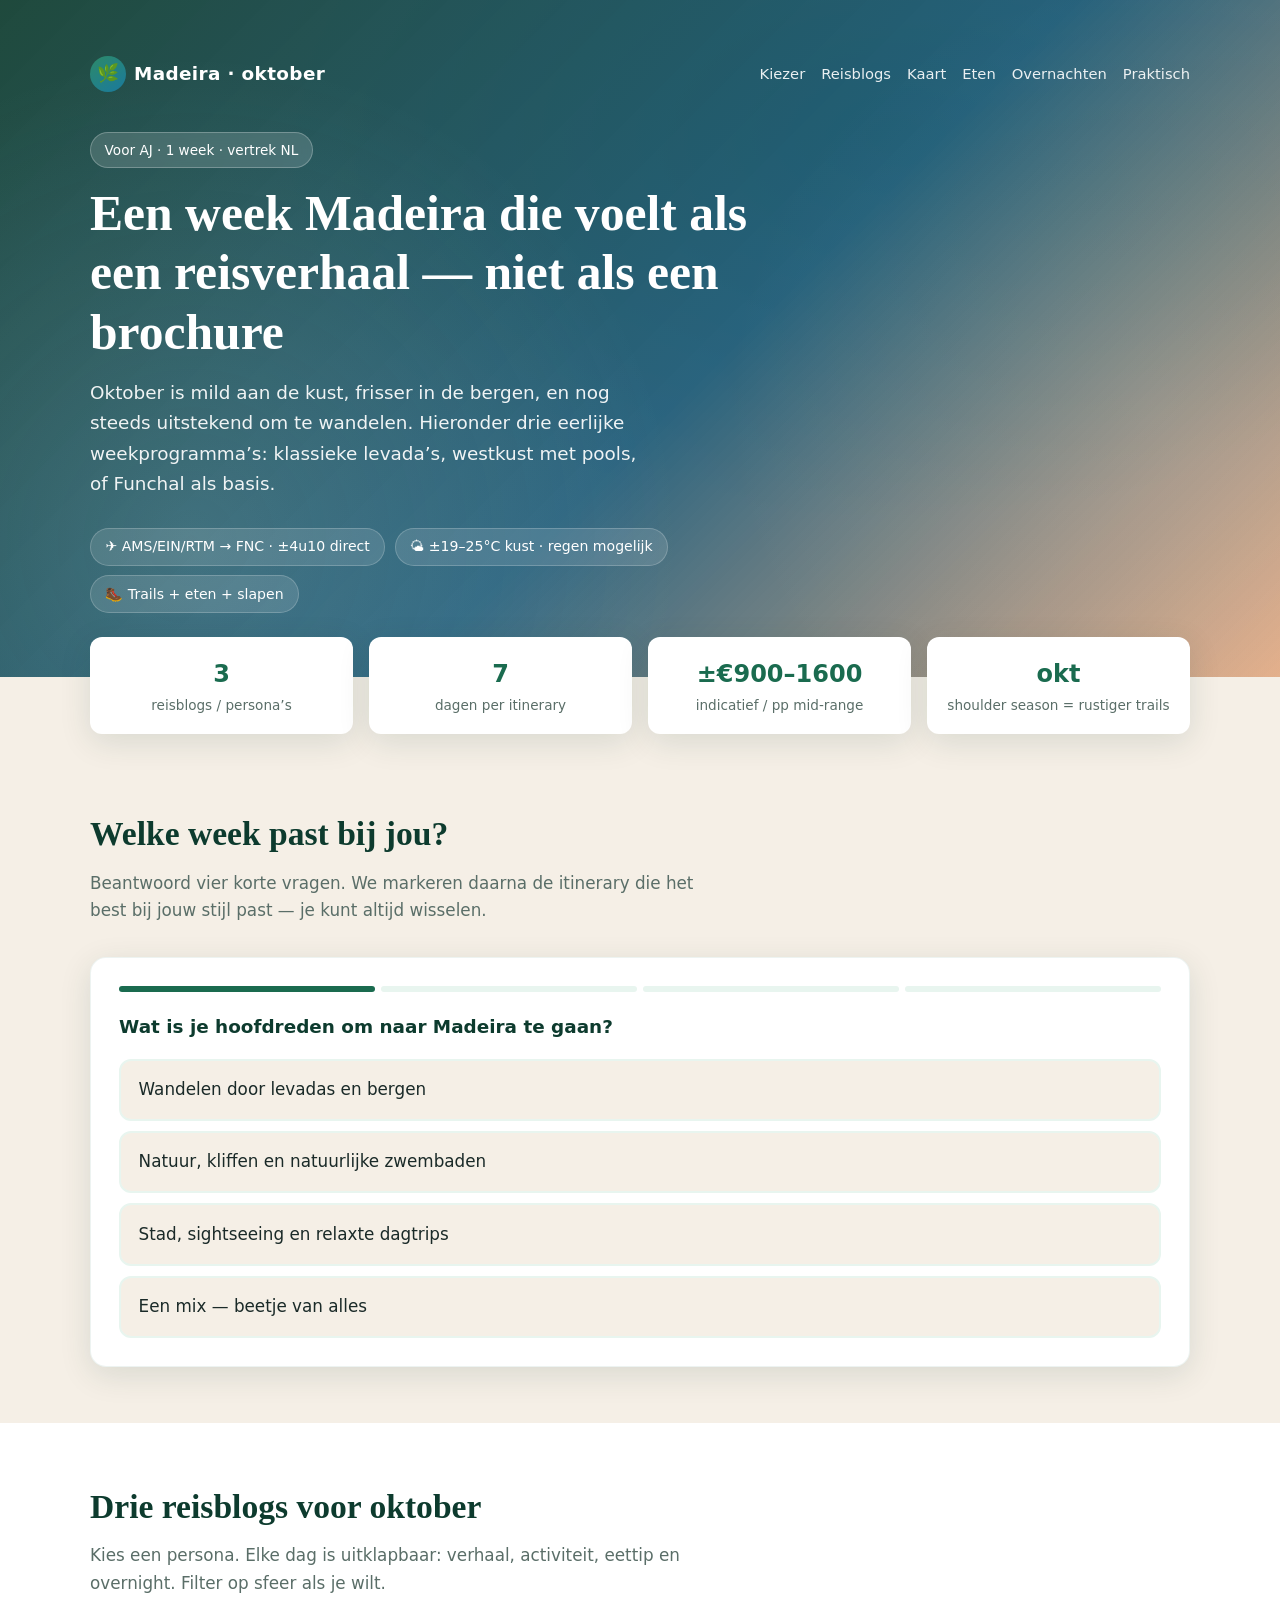
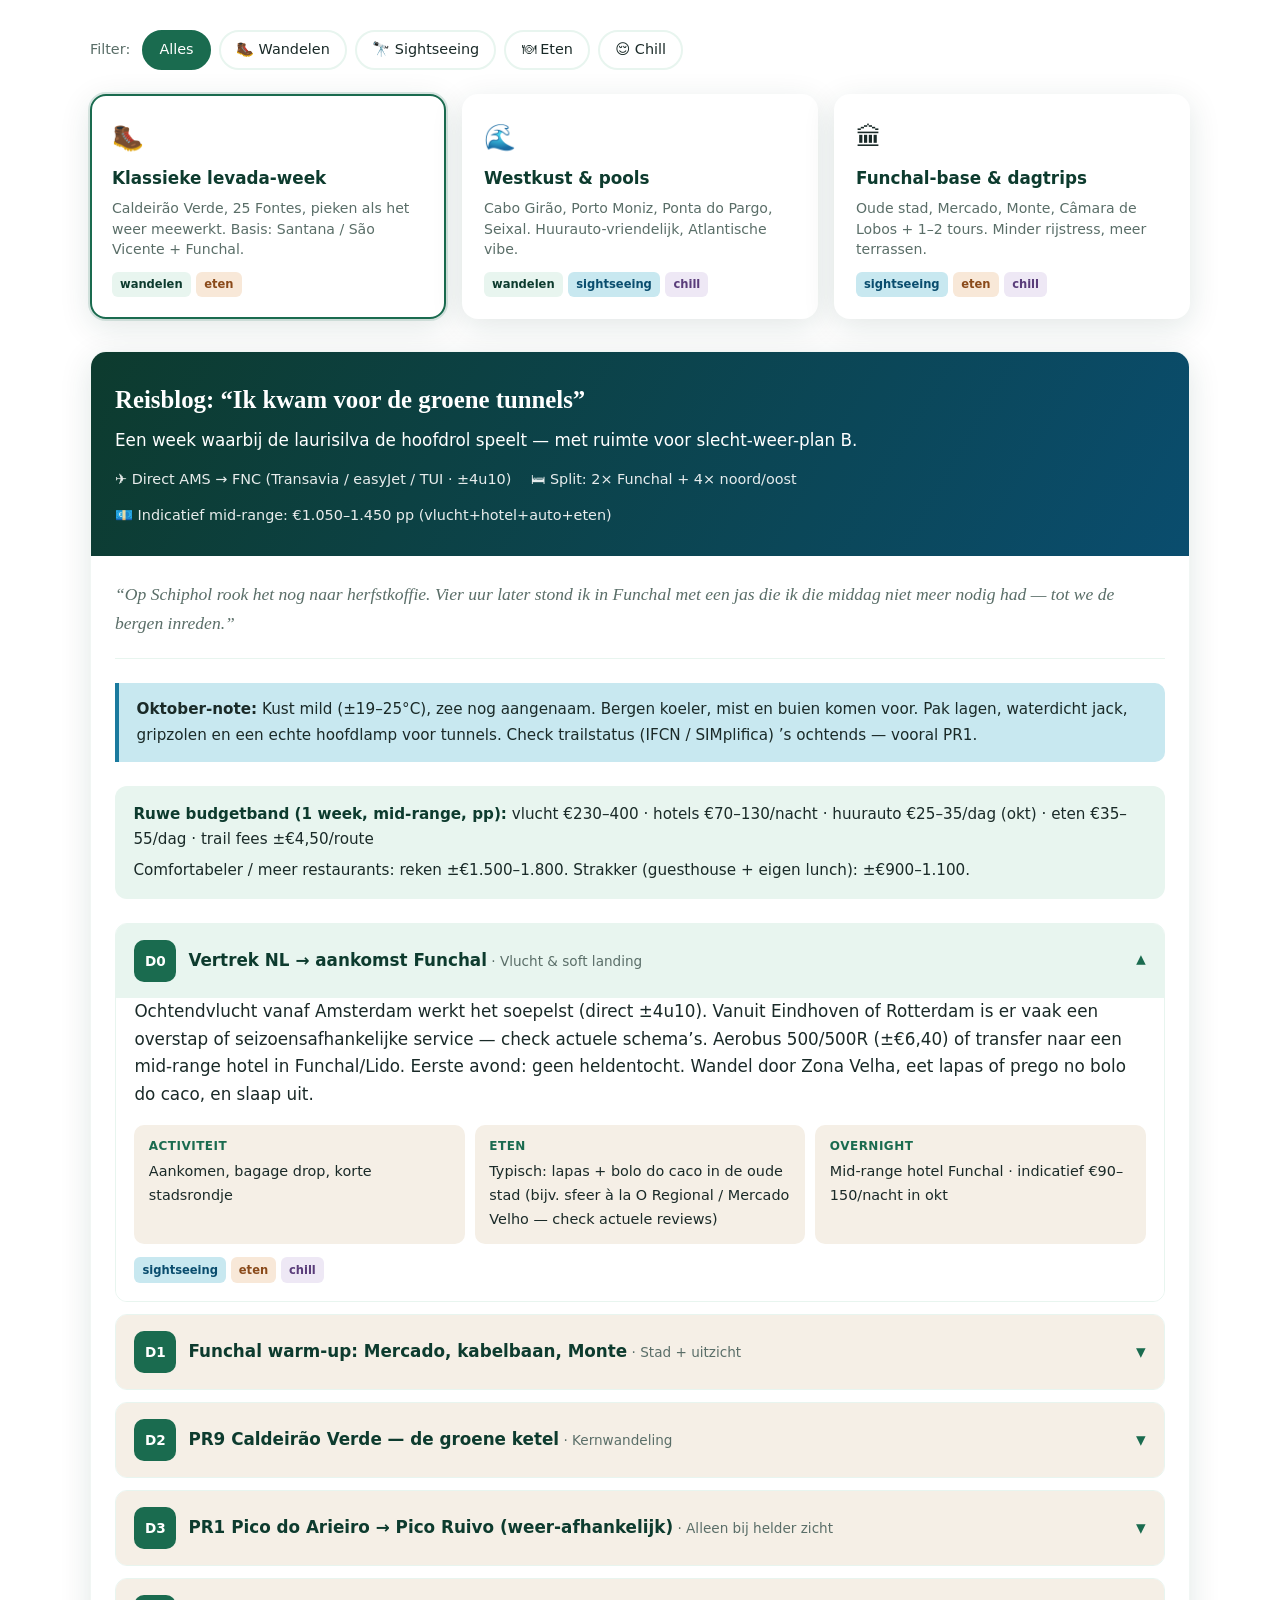
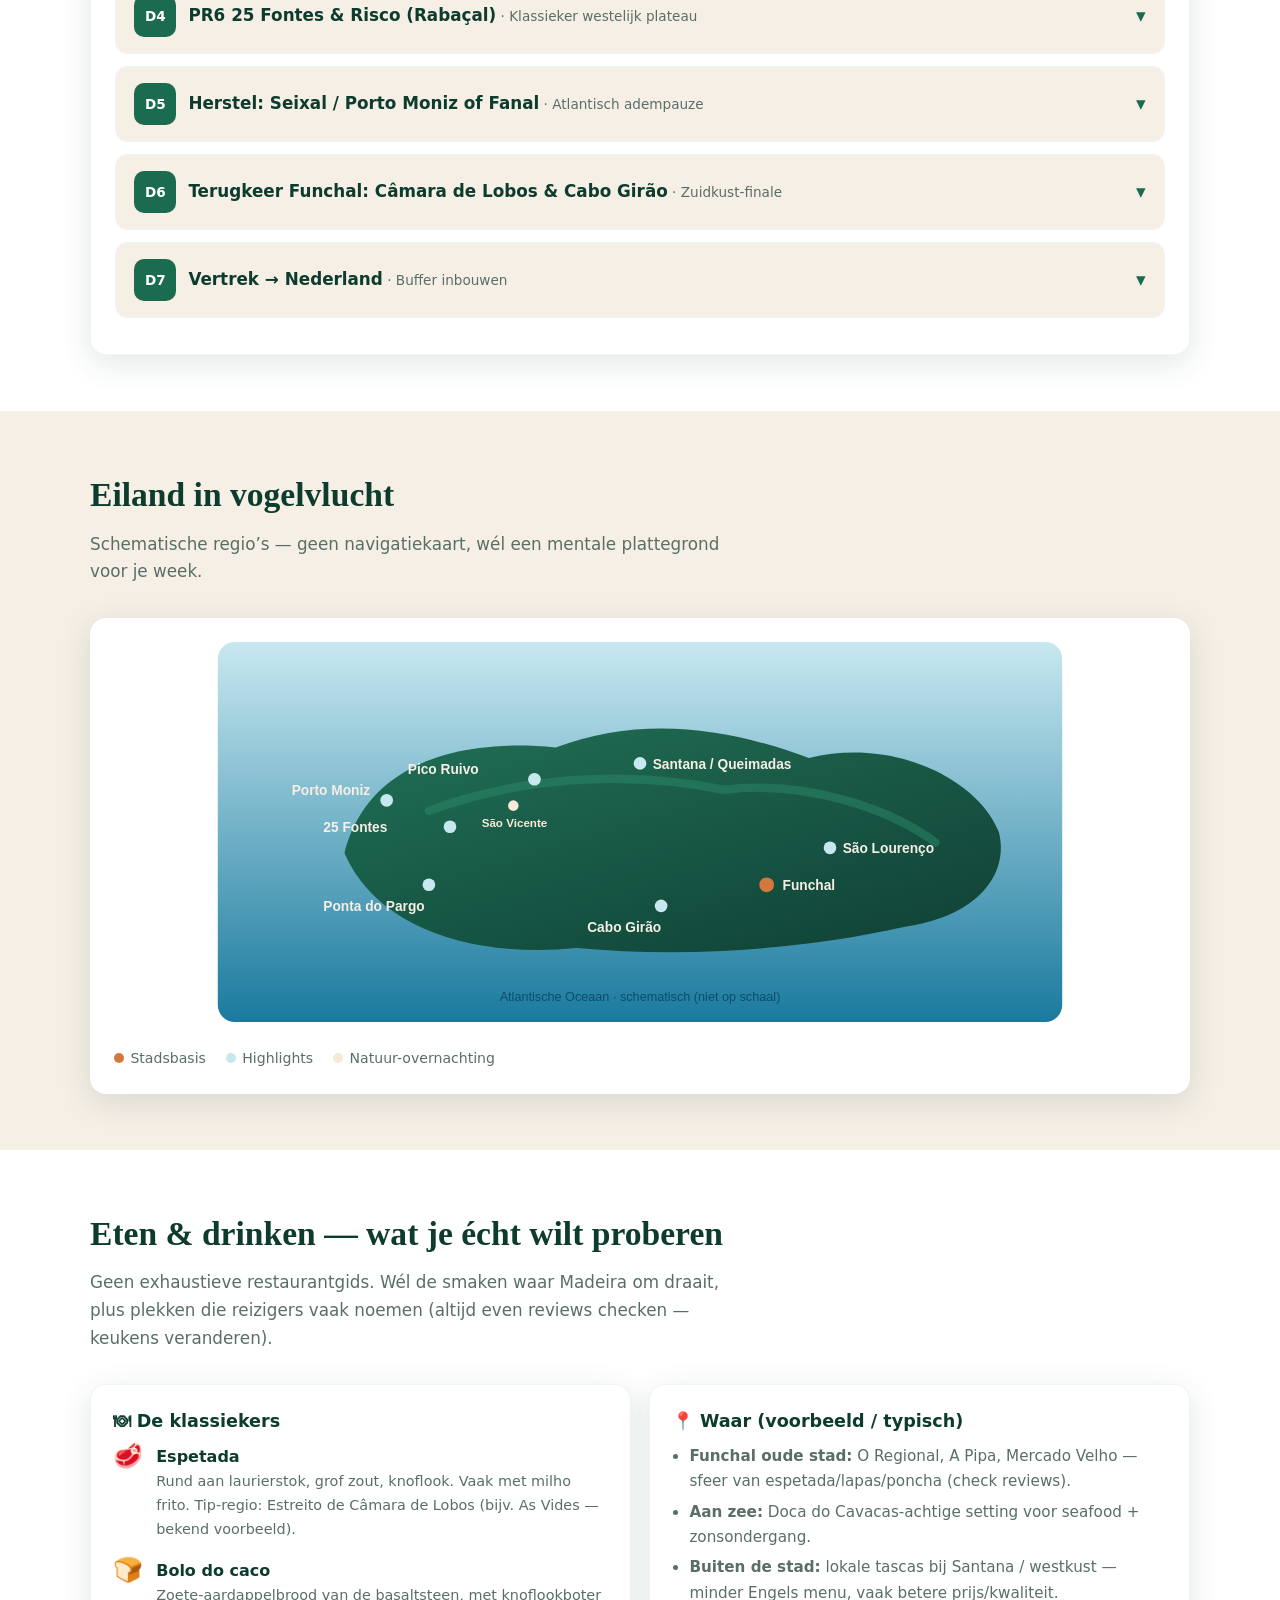
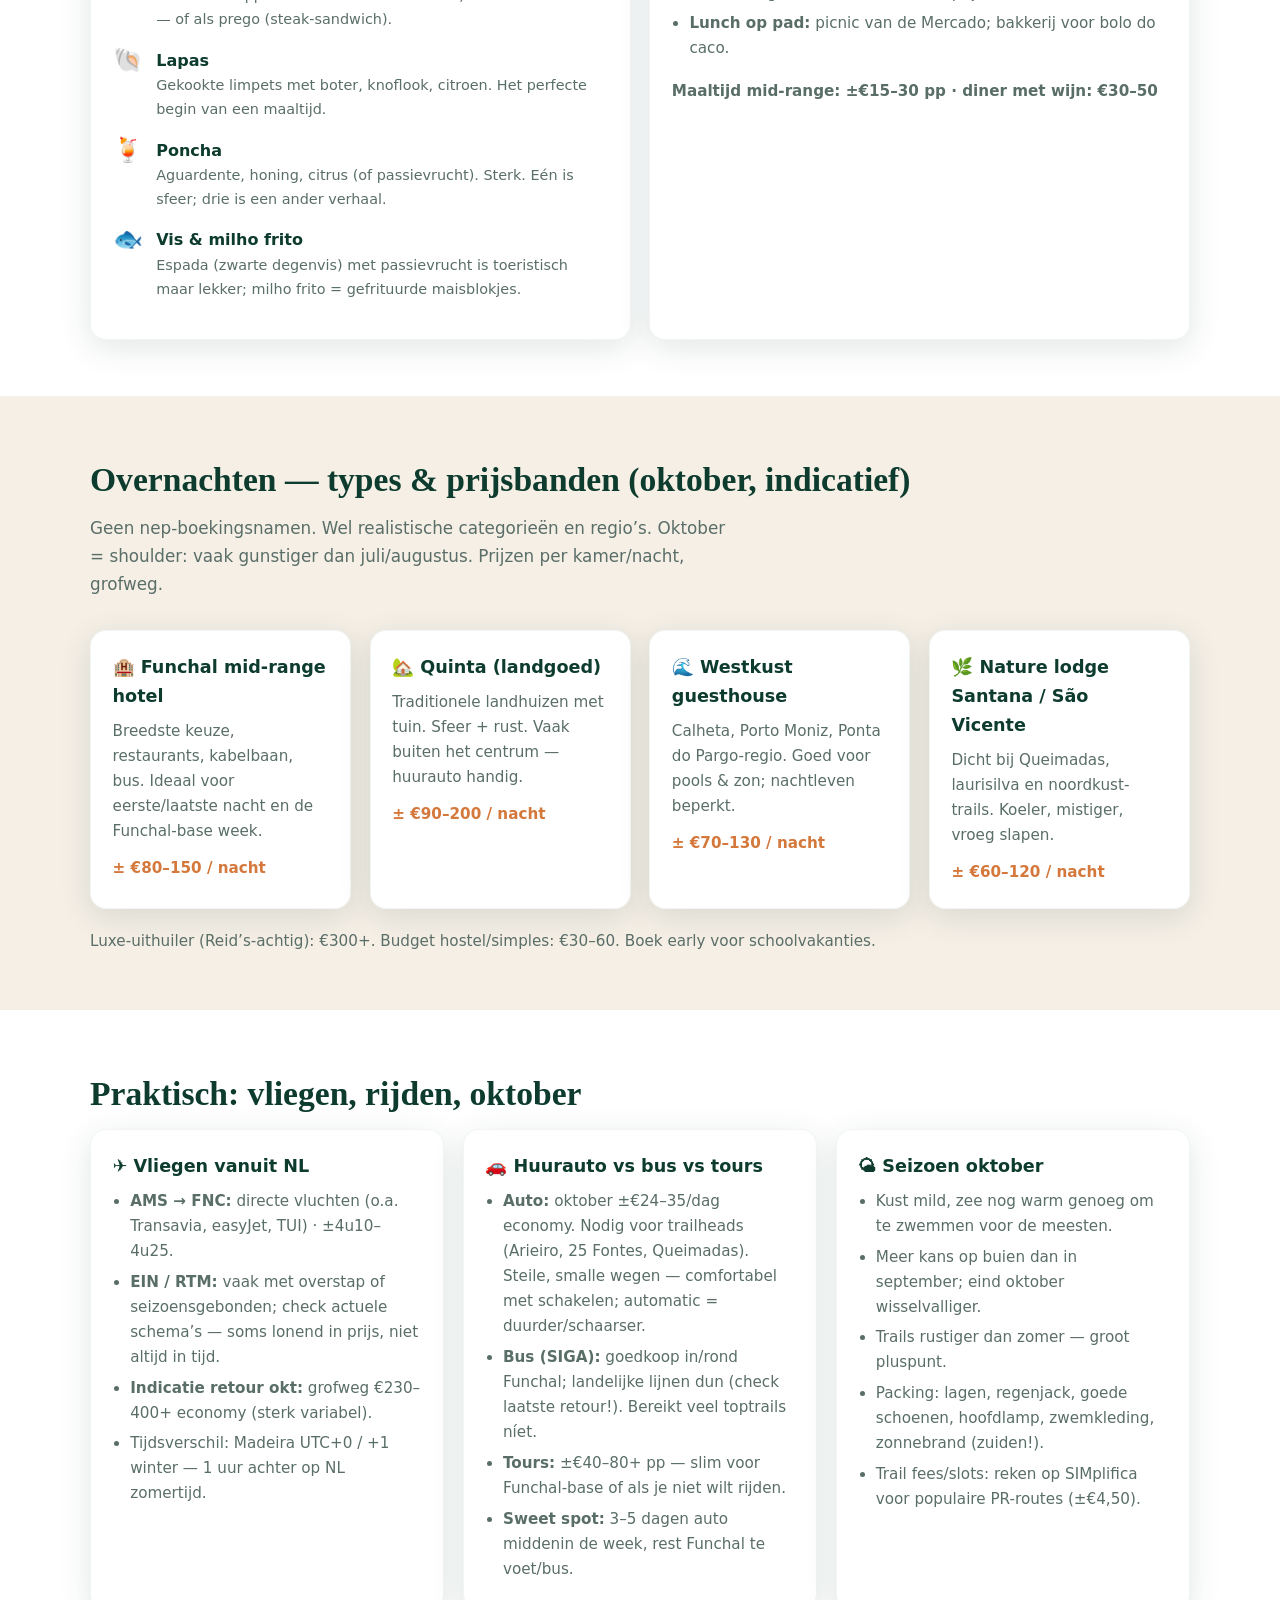
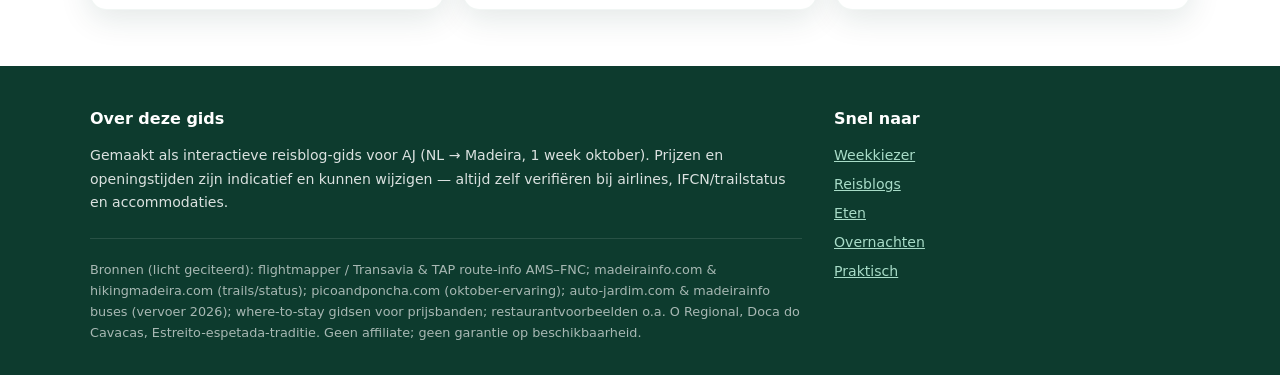
<file: archive/2026-10-07/index.html>
<!DOCTYPE html>
<html lang="nl">
<head>
  <meta charset="utf-8" />
  <meta name="viewport" content="width=device-width, initial-scale=1" />
  <title>Madeira in oktober — reisblogs voor AJ</title>
  <meta name="description" content="Interactieve reisgids voor een week Madeira in oktober: levada’s, westkust, Funchal-base. Vanuit Nederland, met eten, overnachten en praktisch advies." />
  <link rel="stylesheet" href="styles.css" />
</head>
<body>
  <header class="hero">
    <div class="wrap">
      <nav class="nav" aria-label="Hoofdnavigatie">
        <div class="logo">
          <span class="logo-mark" aria-hidden="true">🌿</span>
          Madeira · oktober
        </div>
        <ul class="nav-links">
          <li><a href="#kiezer">Kiezer</a></li>
          <li><a href="#reizen">Reisblogs</a></li>
          <li><a href="#kaart">Kaart</a></li>
          <li><a href="#eten">Eten</a></li>
          <li><a href="#overnachten">Overnachten</a></li>
          <li><a href="#praktisch">Praktisch</a></li>
        </ul>
      </nav>
      <div class="hero-content">
        <span class="eyebrow">Voor AJ · 1 week · vertrek NL</span>
        <h1>Een week Madeira die voelt als een reisverhaal — niet als een brochure</h1>
        <p class="hero-lead">
          Oktober is mild aan de kust, frisser in de bergen, en nog steeds uitstekend om te wandelen.
          Hieronder drie eerlijke weekprogramma’s: klassieke levada’s, westkust met pools, of Funchal als basis.
        </p>
        <div class="hero-meta">
          <span class="pill">✈ AMS/EIN/RTM → FNC · ±4u10 direct</span>
          <span class="pill">🌤 ±19–25°C kust · regen mogelijk</span>
          <span class="pill">🥾 Trails + eten + slapen</span>
        </div>
      </div>
    </div>
  </header>

  <div class="wrap">
    <div class="highlights" aria-label="Kerncijfers">
      <div class="hl-card"><div class="num">3</div><div class="lbl">reisblogs / persona’s</div></div>
      <div class="hl-card"><div class="num">7</div><div class="lbl">dagen per itinerary</div></div>
      <div class="hl-card"><div class="num">±€900–1600</div><div class="lbl">indicatief / pp mid-range</div></div>
      <div class="hl-card"><div class="num">okt</div><div class="lbl">shoulder season = rustiger trails</div></div>
    </div>
  </div>

  <!-- KIEZER -->
  <section id="kiezer">
    <div class="wrap">
      <h2>Welke week past bij jou?</h2>
      <p class="section-intro">Beantwoord vier korte vragen. We markeren daarna de itinerary die het best bij jouw stijl past — je kunt altijd wisselen.</p>
      <div class="quiz" id="quiz">
        <div class="quiz-progress" id="quiz-progress" aria-hidden="true"></div>
        <div class="quiz-body">
          <p class="quiz-q" id="quiz-question"></p>
          <div class="quiz-opts" id="quiz-opts" role="group" aria-labelledby="quiz-question"></div>
        </div>
        <div class="quiz-result" id="quiz-result">
          <h3 id="quiz-result-title"></h3>
          <p id="quiz-result-text"></p>
          <button type="button" class="btn btn-primary" data-goto>Bekijk deze week →</button>
          <button type="button" class="btn btn-ghost" id="quiz-reset" style="margin-left:0.5rem">Opnieuw</button>
        </div>
      </div>
    </div>
  </section>

  <!-- REISBLOGS -->
  <section id="reizen" class="section-alt">
    <div class="wrap">
      <h2>Drie reisblogs voor oktober</h2>
      <p class="section-intro">Kies een persona. Elke dag is uitklapbaar: verhaal, activiteit, eettip en overnight. Filter op sfeer als je wilt.</p>

      <div class="filters" role="group" aria-label="Filter dagen">
        <span class="filter-label">Filter:</span>
        <button type="button" class="chip active" data-filter="all">Alles</button>
        <button type="button" class="chip" data-filter="wandelen">🥾 Wandelen</button>
        <button type="button" class="chip" data-filter="sightseeing">🔭 Sightseeing</button>
        <button type="button" class="chip" data-filter="eten">🍽 Eten</button>
        <button type="button" class="chip" data-filter="chill">😌 Chill</button>
      </div>

      <div class="itinerary-tabs" role="tablist" aria-label="Kies itinerary">
        <button type="button" class="itin-card active" role="tab" data-itin="levada" aria-selected="true" tabindex="0">
          <div class="itin-icon" aria-hidden="true">🥾</div>
          <h3>Klassieke levada-week</h3>
          <p>Caldeirão Verde, 25 Fontes, pieken als het weer meewerkt. Basis: Santana / São Vicente + Funchal.</p>
          <div class="itin-tags"><span class="tag">wandelen</span><span class="tag eten">eten</span></div>
        </button>
        <button type="button" class="itin-card" role="tab" data-itin="west" aria-selected="false" tabindex="0">
          <div class="itin-icon" aria-hidden="true">🌊</div>
          <h3>Westkust &amp; pools</h3>
          <p>Cabo Girão, Porto Moniz, Ponta do Pargo, Seixal. Huurauto-vriendelijk, Atlantische vibe.</p>
          <div class="itin-tags"><span class="tag">wandelen</span><span class="tag sightseeing">sightseeing</span><span class="tag chill">chill</span></div>
        </button>
        <button type="button" class="itin-card" role="tab" data-itin="funchal" aria-selected="false" tabindex="0">
          <div class="itin-icon" aria-hidden="true">🏛</div>
          <h3>Funchal-base &amp; dagtrips</h3>
          <p>Oude stad, Mercado, Monte, Câmara de Lobos + 1–2 tours. Minder rijstress, meer terrassen.</p>
          <div class="itin-tags"><span class="tag sightseeing">sightseeing</span><span class="tag eten">eten</span><span class="tag chill">chill</span></div>
        </button>
      </div>

      <!-- BLOG 1: LEVADA -->
      <article class="blog-panel active" id="blog-levada" role="tabpanel">
        <div class="blog-header">
          <h3>Reisblog: “Ik kwam voor de groene tunnels”</h3>
          <p>Een week waarbij de laurisilva de hoofdrol speelt — met ruimte voor slecht-weer-plan B.</p>
          <div class="blog-meta">
            <span>✈ Direct AMS → FNC (Transavia / easyJet / TUI · ±4u10)</span>
            <span>🛏 Split: 2× Funchal + 4× noord/oost</span>
            <span>💶 Indicatief mid-range: €1.050–1.450 pp (vlucht+hotel+auto+eten)</span>
          </div>
        </div>
        <div class="blog-body">
          <p class="blog-intro">“Op Schiphol rook het nog naar herfstkoffie. Vier uur later stond ik in Funchal met een jas die ik die middag niet meer nodig had — tot we de bergen inreden.”</p>
          <div class="weather-note">
            <strong>Oktober-note:</strong> Kust mild (±19–25°C), zee nog aangenaam. Bergen koeler, mist en buien komen voor. Pak lagen, waterdicht jack, gripzolen en een echte hoofdlamp voor tunnels. Check trailstatus (IFCN / SIMplifica) ’s ochtends — vooral PR1.
          </div>
          <div class="budget-box">
            <div><strong>Ruwe budgetband (1 week, mid-range, pp):</strong> vlucht €230–400 · hotels €70–130/nacht · huurauto €25–35/dag (okt) · eten €35–55/dag · trail fees ±€4,50/route</div>
            <div>Comfortabeler / meer restaurants: reken ±€1.500–1.800. Strakker (guesthouse + eigen lunch): ±€900–1.100.</div>
          </div>

          <div class="day-card open" data-tags="sightseeing eten chill">
            <button type="button" class="day-toggle" aria-expanded="true">
              <span class="day-num">D0</span>
              <span><span class="day-title">Vertrek NL → aankomst Funchal</span><span class="day-sub"> · Vlucht &amp; soft landing</span></span>
              <span class="day-chevron" aria-hidden="true">▾</span>
            </button>
            <div class="day-content">
              <p class="day-story">Ochtendvlucht vanaf Amsterdam werkt het soepelst (direct ±4u10). Vanuit Eindhoven of Rotterdam is er vaak een overstap of seizoensafhankelijke service — check actuele schema’s. Aerobus 500/500R (±€6,40) of transfer naar een mid-range hotel in Funchal/Lido. Eerste avond: geen heldentocht. Wandel door Zona Velha, eet lapas of prego no bolo do caco, en slaap uit.</p>
              <div class="day-tips">
                <div class="tip"><strong>Activiteit</strong> Aankomen, bagage drop, korte stadsrondje</div>
                <div class="tip"><strong>Eten</strong> Typisch: lapas + bolo do caco in de oude stad (bijv. sfeer à la O Regional / Mercado Velho — check actuele reviews)</div>
                <div class="tip"><strong>Overnight</strong> Mid-range hotel Funchal · indicatief €90–150/nacht in okt</div>
              </div>
              <div class="day-tags"><span class="tag sightseeing">sightseeing</span><span class="tag eten">eten</span><span class="tag chill">chill</span></div>
            </div>
          </div>

          <div class="day-card" data-tags="sightseeing eten">
            <button type="button" class="day-toggle" aria-expanded="false">
              <span class="day-num">D1</span>
              <span><span class="day-title">Funchal warm-up: Mercado, kabelbaan, Monte</span><span class="day-sub"> · Stad + uitzicht</span></span>
              <span class="day-chevron" aria-hidden="true">▾</span>
            </button>
            <div class="day-content">
              <p class="day-story">Ik wilde eerst de stad voelen voor ik de mist inreed. Mercado dos Lavradores ’s ochtends (fruit, geuren, toeristen — ja), daarna kabelbaan naar Monte. Botanische tuin of Jardim Tropical naar smaak. Terug te voet of met toboggan als je de kitsch aandurft. Middag: huurauto ophalen in Funchal/Lido (vaak goedkoper dan airport surcharge) en richting Santana.</p>
              <div class="day-tips">
                <div class="tip"><strong>Activiteit</strong> Mercado · teleférico · Monte</div>
                <div class="tip"><strong>Eten</strong> Lunch in Funchal; avond dichter bij Santana — milho frito als bijgerecht scoren</div>
                <div class="tip"><strong>Overnight</strong> Nature lodge / B&amp;B bij Santana · ±€70–120</div>
              </div>
              <div class="day-tags"><span class="tag sightseeing">sightseeing</span><span class="tag eten">eten</span></div>
            </div>
          </div>

          <div class="day-card" data-tags="wandelen eten">
            <button type="button" class="day-toggle" aria-expanded="false">
              <span class="day-num">D2</span>
              <span><span class="day-title">PR9 Caldeirão Verde — de groene ketel</span><span class="day-sub"> · Kernwandeling</span></span>
              <span class="day-chevron" aria-hidden="true">▾</span>
            </button>
            <div class="day-content">
              <p class="day-story">Start bij Parque Florestal das Queimadas. Officieel ±8,7 km enkele reis (heen-en-weer dus een lange dag), relatief vlak (±150 m stijging) maar smal, met drop-offs en vier donkere tunnels — hoofdlamp verplicht. Eindpunt: waterval in een groene ‘caldeira’. Oktober is hier vaak groener en rustiger dan juli; na zware regen kan de trail dichtgaan. Boek timed entry via SIMplifica (±€4,50).</p>
              <div class="day-tips">
                <div class="tip"><strong>Activiteit</strong> PR9 Caldeirão Verde (matig, lang)</div>
                <div class="tip"><strong>Eten</strong> Pack lunch; avond: espetada in Santana-regio (typische tascas)</div>
                <div class="tip"><strong>Overnight</strong> Zelfde basis Santana</div>
              </div>
              <div class="day-tags"><span class="tag">wandelen</span><span class="tag eten">eten</span></div>
            </div>
          </div>

          <div class="day-card" data-tags="wandelen">
            <button type="button" class="day-toggle" aria-expanded="false">
              <span class="day-num">D3</span>
              <span><span class="day-title">PR1 Pico do Arieiro → Pico Ruivo (weer-afhankelijk)</span><span class="day-sub"> · Alleen bij helder zicht</span></span>
              <span class="day-chevron" aria-hidden="true">▾</span>
            </button>
            <div class="day-content">
              <p class="day-story">Dit is de Instagram-kam — en ook de route die in oktober het snelst ‘nee’ zegt. Mist, wind, natte steen. Als het helder is: vroeg starten, lagen, water, en check of de oostroute via Pico das Torres open is (vaak gesloten; westroute via tunnels is de gangbare optie). ±6 km, pittig. Plan B: Vereda da Ponta de São Lourenço (PR8) aan de oostpunt — lager, winderig, spectaculair.</p>
              <div class="day-tips">
                <div class="tip"><strong>Activiteit</strong> PR1 of plan B São Lourenço</div>
                <div class="tip"><strong>Eten</strong> Warme soep / poncha na afloop — je hebt het verdiend</div>
                <div class="tip"><strong>Overnight</strong> Verplaats richting São Vicente of blijf Santana</div>
              </div>
              <div class="day-tags"><span class="tag">wandelen</span></div>
            </div>
          </div>

          <div class="day-card" data-tags="wandelen eten">
            <button type="button" class="day-toggle" aria-expanded="false">
              <span class="day-num">D4</span>
              <span><span class="day-title">PR6 25 Fontes &amp; Risco (Rabaçal)</span><span class="day-sub"> · Klassieker westelijk plateau</span></span>
              <span class="day-chevron" aria-hidden="true">▾</span>
            </button>
            <div class="day-content">
              <p class="day-story">Rabaçal-shuttle, controlled one-way circulation op 25 Fontes (heen via levada, terug via bypass — check actuele regels). Matig, ±4,3 km enkele reis, populair maar in oktober dragelijker. Combineer met Levada do Risco als de benen meewerken. Neem contant/kaart voor shuttle + trail fee.</p>
              <div class="day-tips">
                <div class="tip"><strong>Activiteit</strong> 25 Fontes (+ Risco)</div>
                <div class="tip"><strong>Eten</strong> Na afloop: westkust-dorp — verse vis of espetada</div>
                <div class="tip"><strong>Overnight</strong> Quinta / guesthouse São Vicente · ±€80–120</div>
              </div>
              <div class="day-tags"><span class="tag">wandelen</span><span class="tag eten">eten</span></div>
            </div>
          </div>

          <div class="day-card" data-tags="sightseeing chill eten">
            <button type="button" class="day-toggle" aria-expanded="false">
              <span class="day-num">D5</span>
              <span><span class="day-title">Herstel: Seixal / Porto Moniz of Fanal</span><span class="day-sub"> · Atlantisch adempauze</span></span>
              <span class="day-chevron" aria-hidden="true">▾</span>
            </button>
            <div class="day-content">
              <p class="day-story">Na drie trail-dagen mag de oceaan winnen. Natuurlijke lavapoelen in Porto Moniz (of het rustigere zwemmen bij Seixal als de Atlantische branding meezit). Optioneel: kort stop bij Fanal als de mist-sfeer je lokt — rij voorzichtig. Avond vroeg slapen.</p>
              <div class="day-tips">
                <div class="tip"><strong>Activiteit</strong> Pools + uitzichtpunten noordwest</div>
                <div class="tip"><strong>Eten</strong> Zeevruchten aan de kust — lapas blijven een goede gok</div>
                <div class="tip"><strong>Overnight</strong> São Vicente of terug naar Funchal</div>
              </div>
              <div class="day-tags"><span class="tag sightseeing">sightseeing</span><span class="tag chill">chill</span><span class="tag eten">eten</span></div>
            </div>
          </div>

          <div class="day-card" data-tags="sightseeing eten chill">
            <button type="button" class="day-toggle" aria-expanded="false">
              <span class="day-num">D6</span>
              <span><span class="day-title">Terugkeer Funchal: Câmara de Lobos &amp; Cabo Girão</span><span class="day-sub"> · Zuidkust-finale</span></span>
              <span class="day-chevron" aria-hidden="true">▾</span>
            </button>
            <div class="day-content">
              <p class="day-story">Auto inleveren of laatste kilometers zuidwaarts. Câmara de Lobos voor de vissershaven-sfeer (en Churchill-verhalen), Cabo Girão skywalk voor het duizelingwekkende klifgevoel. Avond in Funchal: espetada of seafood met uitzicht (typisch: Doca do Cavacas-achtige setting — reserveren).</p>
              <div class="day-tips">
                <div class="tip"><strong>Activiteit</strong> Câmara de Lobos · Cabo Girão</div>
                <div class="tip"><strong>Eten</strong> Espetada of gegrilde vis; poncha als afsluiter</div>
                <div class="tip"><strong>Overnight</strong> Funchal hotel nabij airport-logistiek</div>
              </div>
              <div class="day-tags"><span class="tag sightseeing">sightseeing</span><span class="tag eten">eten</span><span class="tag chill">chill</span></div>
            </div>
          </div>

          <div class="day-card" data-tags="chill">
            <button type="button" class="day-toggle" aria-expanded="false">
              <span class="day-num">D7</span>
              <span><span class="day-title">Vertrek → Nederland</span><span class="day-sub"> · Buffer inbouwen</span></span>
              <span class="day-chevron" aria-hidden="true">▾</span>
            </button>
            <div class="day-content">
              <p class="day-story">FNC is een luchthaven waar wind een rol kan spelen — bouw marge in. Laatste pastel de nata of banaan van de markt, en dan de Atlantische stilte inruilen voor Schiphol-tapijt. Thuis: laarzen uitkloppen, foto’s sorteren, alvast de volgende levada fantaseren.</p>
              <div class="day-tips">
                <div class="tip"><strong>Activiteit</strong> Transfer · vlucht</div>
                <div class="tip"><strong>Eten</strong> Airport-snacks of last coffee in Funchal</div>
                <div class="tip"><strong>Overnight</strong> Weer NL</div>
              </div>
              <div class="day-tags"><span class="tag chill">chill</span></div>
            </div>
          </div>
        </div>
      </article>

      <!-- BLOG 2: WEST -->
      <article class="blog-panel" id="blog-west" role="tabpanel">
        <div class="blog-header">
          <h3>Reisblog: “De oceaan won van de pieken”</h3>
          <p>West- en noordwestkust: kliffen, pools, dorpjes en routes die minder ‘summit or bust’ zijn.</p>
          <div class="blog-meta">
            <span>✈ AMS → FNC direct · huurauto vanaf dag 1 of 2</span>
            <span>🛏 Calheta / Porto Moniz / São Vicente mix</span>
            <span>💶 Indicatief: €1.000–1.400 pp</span>
          </div>
        </div>
        <div class="blog-body">
          <p class="blog-intro">“Ik had de pieken op mijn lijstje staan, maar oktober had andere plannen. De mist hing als een deken over Arieiro — dus reden we west, waar de Atlantische branding harder praatte dan mijn ego.”</p>
          <div class="weather-note">
            <strong>Oktober-note:</strong> West/zuidwest is vaak droger en zonniger dan het noorden. Porto Moniz kan winderig en nat aanvoelen. Zwemmen in lava pools: check golven en lokale waarschuwingen. Lagen + zwemkleding + handdoek in de auto = oktober-hack.
          </div>
          <div class="budget-box">
            <div><strong>Budgetband:</strong> vergelijkbaar met levada-week; iets meer brandstof/kilometers, iets minder trail fees. Huurauto is hier bijna ‘must’.</div>
          </div>

          <div class="day-card open" data-tags="sightseeing eten chill">
            <button type="button" class="day-toggle" aria-expanded="true">
              <span class="day-num">D0</span>
              <span><span class="day-title">Landing Funchal → richting west</span><span class="day-sub"> · Soft start</span></span>
              <span class="day-chevron" aria-hidden="true">▾</span>
            </button>
            <div class="day-content">
              <p class="day-story">Directe ochtendvlucht AMS–FNC. Huurauto aan de balie of (slimmer) ophalen in Lido de volgende ochtend. Eerste nacht Funchal of meteen doorrijden naar Calheta-regio als je fit bent — zuidwesten voelt mediterraner.</p>
              <div class="day-tips">
                <div class="tip"><strong>Activiteit</strong> Aankomst · optioneel Lido-promenade</div>
                <div class="tip"><strong>Eten</strong> Seafood of prego; spaar de espetada voor Estreito later</div>
                <div class="tip"><strong>Overnight</strong> Funchal of mid-range Calheta · €80–140</div>
              </div>
              <div class="day-tags"><span class="tag sightseeing">sightseeing</span><span class="tag eten">eten</span><span class="tag chill">chill</span></div>
            </div>
          </div>

          <div class="day-card" data-tags="sightseeing eten">
            <button type="button" class="day-toggle" aria-expanded="false">
              <span class="day-num">D1</span>
              <span><span class="day-title">Cabo Girão &amp; Câmara de Lobos → Calheta</span><span class="day-sub"> · Klifdag</span></span>
              <span class="day-chevron" aria-hidden="true">▾</span>
            </button>
            <div class="day-content">
              <p class="day-story">Skywalk op Cabo Girão (één van Europa’s hoogste zeekliffen — glazen vloer, ja echt). Daarna de haven van Câmara de Lobos: kleur, boten, en een goede plek voor een late lunch. Doorrijden naar Calheta: kunstmatig zandstrand, marina, en een basis met meer zonzekerheid.</p>
              <div class="day-tips">
                <div class="tip"><strong>Activiteit</strong> Cabo Girão · Câmara de Lobos</div>
                <div class="tip"><strong>Eten</strong> Vis of espetada; tip regio Estreito de Câmara de Lobos voor klassieke espetada (As Vides e.d. — voorbeeldspots)</div>
                <div class="tip"><strong>Overnight</strong> Calheta / westkust hotel of appartement</div>
              </div>
              <div class="day-tags"><span class="tag sightseeing">sightseeing</span><span class="tag eten">eten</span></div>
            </div>
          </div>

          <div class="day-card" data-tags="wandelen chill">
            <button type="button" class="day-toggle" aria-expanded="false">
              <span class="day-num">D2</span>
              <span><span class="day-title">25 Fontes vanuit het westen</span><span class="day-sub"> · Halve wandeldag</span></span>
              <span class="day-chevron" aria-hidden="true">▾</span>
            </button>
            <div class="day-content">
              <p class="day-story">Rabaçal is vanaf Calheta logisch. Doe 25 Fontes zonder de hele levada-collectie te willen afvinken — oktober vraagt om flexibiliteit. Namiddag: terug naar de kust, zwemmen of nietsdoen op een terras.</p>
              <div class="day-tips">
                <div class="tip"><strong>Activiteit</strong> PR6 25 Fontes</div>
                <div class="tip"><strong>Eten</strong> Picnic + avondvis</div>
                <div class="tip"><strong>Overnight</strong> Calheta of opschuiven naar Porto Moniz</div>
              </div>
              <div class="day-tags"><span class="tag">wandelen</span><span class="tag chill">chill</span></div>
            </div>
          </div>

          <div class="day-card" data-tags="sightseeing chill eten">
            <button type="button" class="day-toggle" aria-expanded="false">
              <span class="day-num">D3</span>
              <span><span class="day-title">Porto Moniz natural pools</span><span class="day-sub"> · De Atlantische highlight</span></span>
              <span class="day-chevron" aria-hidden="true">▾</span>
            </button>
            <div class="day-content">
              <p class="day-story">De lavapoelen zijn waarom mensen west rijden. Betaalde complexe pools zijn georganiseerd; wilde plekken bestaan maar respecteer de branding. Combineer met een korte coastal walk. Avond: vroeg diner — noordwesten is geen nightlife-zone.</p>
              <div class="day-tips">
                <div class="tip"><strong>Activiteit</strong> Natural pools · kustwandeling</div>
                <div class="tip"><strong>Eten</strong> Verse vis / lapas in Porto Moniz</div>
                <div class="tip"><strong>Overnight</strong> Porto Moniz hotel of B&amp;B · ±€80–130</div>
              </div>
              <div class="day-tags"><span class="tag sightseeing">sightseeing</span><span class="tag chill">chill</span><span class="tag eten">eten</span></div>
            </div>
          </div>

          <div class="day-card" data-tags="sightseeing wandelen">
            <button type="button" class="day-toggle" aria-expanded="false">
              <span class="day-num">D4</span>
              <span><span class="day-title">Ponta do Pargo &amp; westpunt</span><span class="day-sub"> · Vuurtoren &amp; eindeloze horizon</span></span>
              <span class="day-chevron" aria-hidden="true">▾</span>
            </button>
            <div class="day-content">
              <p class="day-story">Het westelijke uiteinde voelt leger, windiger, eerlijker. Vuurtoren bij Ponta do Pargo, uitzichtpunten, korte wandelingen. Minder ‘must-see checklist’, meer ademruimte. Perfecte dag als je van Madeira de stilte wilt, niet alleen de highlights.</p>
              <div class="day-tips">
                <div class="tip"><strong>Activiteit</strong> Ponta do Pargo · westkust-miradouros</div>
                <div class="tip"><strong>Eten</strong> Eenvoudige tasca; of terug naar Calheta voor meer keuze</div>
                <div class="tip"><strong>Overnight</strong> Westkust guesthouse</div>
              </div>
              <div class="day-tags"><span class="tag sightseeing">sightseeing</span><span class="tag">wandelen</span></div>
            </div>
          </div>

          <div class="day-card" data-tags="wandelen sightseeing">
            <button type="button" class="day-toggle" aria-expanded="false">
              <span class="day-num">D5</span>
              <span><span class="day-title">São Vicente &amp; optioneel Fanal</span><span class="day-sub"> · Valleien &amp; laurierbos</span></span>
              <span class="day-chevron" aria-hidden="true">▾</span>
            </button>
            <div class="day-content">
              <p class="day-story">São Vicente-vallei is groener en stiller. Korte wandeling of grotten naar interesse. Fanal (laurierbos op Paul da Serra) is magisch in de mist — en juist daarom: rij alleen bij veilig zicht. Dit is Madeira als sprookje, niet als racebaan.</p>
              <div class="day-tips">
                <div class="tip"><strong>Activiteit</strong> São Vicente · Fanal (weer-afhankelijk)</div>
                <div class="tip"><strong>Eten</strong> Regionale keuken; milho frito erbij</div>
                <div class="tip"><strong>Overnight</strong> Quinta bij São Vicente · ±€80–110</div>
              </div>
              <div class="day-tags"><span class="tag">wandelen</span><span class="tag sightseeing">sightseeing</span></div>
            </div>
          </div>

          <div class="day-card" data-tags="sightseeing eten chill">
            <button type="button" class="day-toggle" aria-expanded="false">
              <span class="day-num">D6</span>
              <span><span class="day-title">Terug via Seixal → Funchal</span><span class="day-sub"> · Zwart zand &amp; afscheid</span></span>
              <span class="day-chevron" aria-hidden="true">▾</span>
            </button>
            <div class="day-content">
              <p class="day-story">Stop bij Seixal (zwart zand, iconische foto’s — en soms druk). Daarna zuid terug naar Funchal. Auto inleveren, douchen, en een laatste goede maaltijd. Optioneel: avondwandeling door Zona Velha zonder checklist-druk.</p>
              <div class="day-tips">
                <div class="tip"><strong>Activiteit</strong> Seixal · transfer Funchal</div>
                <div class="tip"><strong>Eten</strong> Afscheidsdiner: espetada of seafood</div>
                <div class="tip"><strong>Overnight</strong> Funchal</div>
              </div>
              <div class="day-tags"><span class="tag sightseeing">sightseeing</span><span class="tag eten">eten</span><span class="tag chill">chill</span></div>
            </div>
          </div>

          <div class="day-card" data-tags="chill">
            <button type="button" class="day-toggle" aria-expanded="false">
              <span class="day-num">D7</span>
              <span><span class="day-title">Vlucht naar NL</span><span class="day-sub"> · Zout in het haar</span></span>
              <span class="day-chevron" aria-hidden="true">▾</span>
            </button>
            <div class="day-content">
              <p class="day-story">Je neemt geen topfoto van Pico Ruivo mee — wél het gevoel van wind op een klif en water dat te koud leek tot je erin ging. Dat is ook een geslaagde week.</p>
              <div class="day-tips">
                <div class="tip"><strong>Activiteit</strong> Airport</div>
                <div class="tip"><strong>Eten</strong> Wat er nog in de tas zit</div>
                <div class="tip"><strong>Overnight</strong> NL</div>
              </div>
              <div class="day-tags"><span class="tag chill">chill</span></div>
            </div>
          </div>
        </div>
      </article>

      <!-- BLOG 3: FUNCHAL -->
      <article class="blog-panel" id="blog-funchal" role="tabpanel">
        <div class="blog-header">
          <h3>Reisblog: “Funchal als huiskamer van het eiland”</h3>
          <p>Eén basis, minder rijstress, meer terrassen — met gerichte dagtrips en desnoods één tour.</p>
          <div class="blog-meta">
            <span>✈ AMS → FNC · Aerobus / transfer</span>
            <span>🛏 Hele week Funchal (of 1× Porto Santo)</span>
            <span>💶 Indicatief: €950–1.350 pp (zonder fulltime auto)</span>
          </div>
        </div>
        <div class="blog-body">
          <p class="blog-intro">“Ik wilde Madeira zonder elke ochtend een bergpas te onderhandelen. Funchal werd mijn huiskamer: ’s ochtends cable car, ’s avonds poncha, en twee dagen de bus of een tour naar plekken die anders te ver waren.”</p>
          <div class="weather-note">
            <strong>Oktober-note:</strong> Funchal is meestal milder en droger dan de noordkust. Ideaal als je buien wilt ontwijken met museum / Mercado / lunchplan B. Voor pieken: boek een heldere-dag tour in plaats van zelf te gokken.
          </div>
          <div class="budget-box">
            <div><strong>Budgetband:</strong> hotel Funchal €90–150/nacht · tours €40–80+ pp/dag · bus goedkoop · taxis/Bolt voor gaten. Zonder huurauto bespaar je stress én parkeergeld; je levert flexibiliteit in.</div>
          </div>

          <div class="day-card open" data-tags="sightseeing eten chill">
            <button type="button" class="day-toggle" aria-expanded="true">
              <span class="day-num">D0</span>
              <span><span class="day-title">Aankomst &amp; oude stad</span><span class="day-sub"> · Geen auto nodig</span></span>
              <span class="day-chevron" aria-hidden="true">▾</span>
            </button>
            <div class="day-content">
              <p class="day-story">Aerobus of pre-booked transfer (±€25–40) naar je hotel. Avond: Rua de Santa Maria, street art, een eerste poncha. Dit is de week waarin je mag aankomen zonder meteen een navigatie-app te vrezen.</p>
              <div class="day-tips">
                <div class="tip"><strong>Activiteit</strong> Zona Velha avondwandeling</div>
                <div class="tip"><strong>Eten</strong> Casual: prego / lapas / poncha</div>
                <div class="tip"><strong>Overnight</strong> Mid-range Funchal · €90–150</div>
              </div>
              <div class="day-tags"><span class="tag sightseeing">sightseeing</span><span class="tag eten">eten</span><span class="tag chill">chill</span></div>
            </div>
          </div>

          <div class="day-card" data-tags="sightseeing eten">
            <button type="button" class="day-toggle" aria-expanded="false">
              <span class="day-num">D1</span>
              <span><span class="day-title">Mercado, kabelbaan, Monte</span><span class="day-sub"> · Klassieke Funchal-dag</span></span>
              <span class="day-chevron" aria-hidden="true">▾</span>
            </button>
            <div class="day-content">
              <p class="day-story">Ochtendmarkt, cable car omhoog, tuin of kerk in Monte, optioneel toboggan naar beneden. Lunch met uitzicht. Namiddag: Lido of zwemmen als de zee meewerkt. Je merkt: zonder auto voelt de stad groter — in de goede zin.</p>
              <div class="day-tips">
                <div class="tip"><strong>Activiteit</strong> Mercado · teleférico · Monte</div>
                <div class="tip"><strong>Eten</strong> Visrestaurant of typische tasca</div>
                <div class="tip"><strong>Overnight</strong> Funchal</div>
              </div>
              <div class="day-tags"><span class="tag sightseeing">sightseeing</span><span class="tag eten">eten</span></div>
            </div>
          </div>

          <div class="day-card" data-tags="sightseeing eten">
            <button type="button" class="day-toggle" aria-expanded="false">
              <span class="day-num">D2</span>
              <span><span class="day-title">Câmara de Lobos &amp; Cabo Girão (bus/taxi/tour)</span><span class="day-sub"> · Halve eilanddag</span></span>
              <span class="day-chevron" aria-hidden="true">▾</span>
            </button>
            <div class="day-content">
              <p class="day-story">Met bus of korte tour naar Câmara de Lobos en Cabo Girão. Minder vrijheid dan met auto, wél zonder parkeerzoektocht. Avond terug in Funchal: espetada scoren.</p>
              <div class="day-tips">
                <div class="tip"><strong>Activiteit</strong> Haven + skywalk</div>
                <div class="tip"><strong>Eten</strong> Espetada (Funchal of Estreito)</div>
                <div class="tip"><strong>Overnight</strong> Funchal</div>
              </div>
              <div class="day-tags"><span class="tag sightseeing">sightseeing</span><span class="tag eten">eten</span></div>
            </div>
          </div>

          <div class="day-card" data-tags="wandelen sightseeing">
            <button type="button" class="day-toggle" aria-expanded="false">
              <span class="day-num">D3</span>
              <span><span class="day-title">Dagtrip: oostpunt São Lourenço of west-tour</span><span class="day-sub"> · Georganiseerd of taxi</span></span>
              <span class="day-chevron" aria-hidden="true">▾</span>
            </button>
            <div class="day-content">
              <p class="day-story">PR8 São Lourenço is winderig, open, spectaculair — en bereikbaar met tour/transfer. Alternatief: west Madeira highlight-tour (Porto Moniz e.d.) als je pools wilt zonder zelf te rijden. Kies één; jagen op beide in één dag is vermoeiend.</p>
              <div class="day-tips">
                <div class="tip"><strong>Activiteit</strong> PR8 of west-tour</div>
                <div class="tip"><strong>Eten</strong> Lunch onderweg / hotel diner</div>
                <div class="tip"><strong>Overnight</strong> Funchal</div>
              </div>
              <div class="day-tags"><span class="tag">wandelen</span><span class="tag sightseeing">sightseeing</span></div>
            </div>
          </div>

          <div class="day-card" data-tags="wandelen">
            <button type="button" class="day-toggle" aria-expanded="false">
              <span class="day-num">D4</span>
              <span><span class="day-title">Levada-dag met transfer (25 Fontes of Caldeirão)</span><span class="day-sub"> · Zonder eigen auto</span></span>
              <span class="day-chevron" aria-hidden="true">▾</span>
            </button>
            <div class="day-content">
              <p class="day-story">Boek een levada-tour of private transfer naar Rabaçal of Queimadas. Je mist de vrijheid van ‘eigen tempo’, maar je krijgt de trail wél — en dat is voor veel mensen de sweet spot van een Funchal-base week.</p>
              <div class="day-tips">
                <div class="tip"><strong>Activiteit</strong> Begeleide levada</div>
                <div class="tip"><strong>Eten</strong> Pack lunch · diner in de stad</div>
                <div class="tip"><strong>Overnight</strong> Funchal</div>
              </div>
              <div class="day-tags"><span class="tag">wandelen</span></div>
            </div>
          </div>

          <div class="day-card" data-tags="chill eten sightseeing">
            <button type="button" class="day-toggle" aria-expanded="false">
              <span class="day-num">D5</span>
              <span><span class="day-title">Optioneel: Porto Santo (veer) of chill-dag</span><span class="day-sub"> · Zand vs. stad</span></span>
              <span class="day-chevron" aria-hidden="true">▾</span>
            </button>
            <div class="day-content">
              <p class="day-story">Porto Santo: veer ±2–2,5 uur enkele reis — het is een volle dag (of overnight). Gouden strand, ander tempo. Geen zin in veer? Chill-dag in Funchal: zwemmen, Madeira-wijnproeverij, of gewoon een boek op een terras. Oktober mag ook langzaam.</p>
              <div class="day-tips">
                <div class="tip"><strong>Activiteit</strong> Porto Santo daytrip of spa/strand Funchal</div>
                <div class="tip"><strong>Eten</strong> Lokaal op Porto Santo / of seafood in Funchal</div>
                <div class="tip"><strong>Overnight</strong> Funchal (of 1 nacht Porto Santo)</div>
              </div>
              <div class="day-tags"><span class="tag chill">chill</span><span class="tag eten">eten</span><span class="tag sightseeing">sightseeing</span></div>
            </div>
          </div>

          <div class="day-card" data-tags="eten sightseeing chill">
            <button type="button" class="day-toggle" aria-expanded="false">
              <span class="day-num">D6</span>
              <span><span class="day-title">Eetdag &amp; souvenirs</span><span class="day-sub"> · Zonder haast</span></span>
              <span class="day-chevron" aria-hidden="true">▾</span>
            </button>
            <div class="day-content">
              <p class="day-story">Laatste Mercado-ronde (honingcake, passionfruit, wijn). Lange lunch. Misschien een korte bus naar een miradouro. Avond: het restaurant dat je de hele week hebt uitgesteld.</p>
              <div class="day-tips">
                <div class="tip"><strong>Activiteit</strong> Souvenirs · uitzicht · niks</div>
                <div class="tip"><strong>Eten</strong> Afscheidsfeest: espetada + milho frito + poncha</div>
                <div class="tip"><strong>Overnight</strong> Funchal</div>
              </div>
              <div class="day-tags"><span class="tag eten">eten</span><span class="tag sightseeing">sightseeing</span><span class="tag chill">chill</span></div>
            </div>
          </div>

          <div class="day-card" data-tags="chill">
            <button type="button" class="day-toggle" aria-expanded="false">
              <span class="day-num">D7</span>
              <span><span class="day-title">Terug naar NL</span><span class="day-sub"> · Zonder bergstress</span></span>
              <span class="day-chevron" aria-hidden="true">▾</span>
            </button>
            <div class="day-content">
              <p class="day-story">Transfer naar FNC, vlucht naar Amsterdam (of via EIN/RTM met overstap). Je hebt minder kilometers gereden — en misschien juist daardoor meer geproefd.</p>
              <div class="day-tips">
                <div class="tip"><strong>Activiteit</strong> Airport</div>
                <div class="tip"><strong>Eten</strong> Laatste koffie</div>
                <div class="tip"><strong>Overnight</strong> NL</div>
              </div>
              <div class="day-tags"><span class="tag chill">chill</span></div>
            </div>
          </div>
        </div>
      </article>
    </div>
  </section>

  <!-- KAART -->
  <section id="kaart">
    <div class="wrap map-section">
      <h2>Eiland in vogelvlucht</h2>
      <p class="section-intro">Schematische regio’s — geen navigatiekaart, wél een mentale plattegrond voor je week.</p>
      <div class="island-map">
        <svg class="map-svg" viewBox="0 0 800 360" role="img" aria-label="Schematische kaart van Madeira">
          <defs>
            <linearGradient id="sea" x1="0" y1="0" x2="0" y2="1">
              <stop offset="0%" stop-color="#c8e8f0"/>
              <stop offset="100%" stop-color="#1a7a9e"/>
            </linearGradient>
            <linearGradient id="land" x1="0" y1="0" x2="1" y2="1">
              <stop offset="0%" stop-color="#1a6b4f"/>
              <stop offset="100%" stop-color="#0d3b2e"/>
            </linearGradient>
          </defs>
          <rect width="800" height="360" fill="url(#sea)" rx="16"/>
          <!-- Island shape (simplified) -->
          <path d="M120,200 C140,120 220,90 320,100 C400,70 480,80 560,110 C640,90 720,130 740,180 C750,220 720,260 650,270 C560,290 450,300 340,290 C240,300 150,270 120,200 Z" fill="url(#land)" opacity="0.95"/>
          <path d="M200,160 C280,130 380,120 480,140 C560,130 640,160 680,190" fill="none" stroke="#2d8a68" stroke-width="8" stroke-linecap="round" opacity="0.5"/>
          <!-- Labels -->
          <g font-family="Segoe UI,sans-serif" font-size="13" fill="#f5efe6" font-weight="600">
            <circle cx="520" cy="230" r="7" fill="#d4783c"/>
            <text x="535" y="235">Funchal</text>
            <circle cx="580" cy="195" r="6" fill="#c8e8f0"/>
            <text x="592" y="200">São Lourenço</text>
            <circle cx="400" cy="115" r="6" fill="#c8e8f0"/>
            <text x="412" y="120">Santana / Queimadas</text>
            <circle cx="300" cy="130" r="6" fill="#c8e8f0"/>
            <text x="180" y="125">Pico Ruivo</text>
            <circle cx="220" cy="175" r="6" fill="#c8e8f0"/>
            <text x="100" y="180">25 Fontes</text>
            <circle cx="160" cy="150" r="6" fill="#c8e8f0"/>
            <text x="70" y="145">Porto Moniz</text>
            <circle cx="200" cy="230" r="6" fill="#c8e8f0"/>
            <text x="100" y="255">Ponta do Pargo</text>
            <circle cx="420" cy="250" r="6" fill="#c8e8f0"/>
            <text x="350" y="275">Cabo Girão</text>
            <circle cx="280" cy="155" r="5" fill="#f8e8d8"/>
            <text x="250" y="175" font-size="11" fill="#f8e8d8">São Vicente</text>
          </g>
          <text x="400" y="340" text-anchor="middle" fill="#0a4d6e" font-size="12" font-family="Segoe UI,sans-serif">Atlantische Oceaan · schematisch (niet op schaal)</text>
        </svg>
        <div class="map-legend">
          <span><i class="dot" style="background:#d4783c"></i> Stadsbasis</span>
          <span><i class="dot" style="background:#c8e8f0"></i> Highlights</span>
          <span><i class="dot" style="background:#f8e8d8"></i> Natuur-overnachting</span>
        </div>
      </div>
    </div>
  </section>

  <!-- ETEN -->
  <section id="eten" class="section-alt">
    <div class="wrap">
      <h2>Eten &amp; drinken — wat je écht wilt proberen</h2>
      <p class="section-intro">Geen exhaustieve restaurantgids. Wél de smaken waar Madeira om draait, plus plekken die reizigers vaak noemen (altijd even reviews checken — keukens veranderen).</p>
      <div class="card-grid">
        <div class="info-card">
          <h3>🍽 De klassiekers</h3>
          <div class="food-item"><span class="food-emoji">🥩</span><div><h4>Espetada</h4><p>Rund aan laurierstok, grof zout, knoflook. Vaak met milho frito. Tip-regio: Estreito de Câmara de Lobos (bijv. As Vides — bekend voorbeeld).</p></div></div>
          <div class="food-item"><span class="food-emoji">🍞</span><div><h4>Bolo do caco</h4><p>Zoete-aardappelbrood van de basaltsteen, met knoflookboter — of als prego (steak-sandwich).</p></div></div>
          <div class="food-item"><span class="food-emoji">🐚</span><div><h4>Lapas</h4><p>Gekookte limpets met boter, knoflook, citroen. Het perfecte begin van een maaltijd.</p></div></div>
          <div class="food-item"><span class="food-emoji">🍹</span><div><h4>Poncha</h4><p>Aguardente, honing, citrus (of passievrucht). Sterk. Eén is sfeer; drie is een ander verhaal.</p></div></div>
          <div class="food-item"><span class="food-emoji">🐟</span><div><h4>Vis &amp; milho frito</h4><p>Espada (zwarte degenvis) met passievrucht is toeristisch maar lekker; milho frito = gefrituurde maisblokjes.</p></div></div>
        </div>
        <div class="info-card">
          <h3>📍 Waar (voorbeeld / typisch)</h3>
          <ul>
            <li><strong>Funchal oude stad:</strong> O Regional, A Pipa, Mercado Velho — sfeer van espetada/lapas/poncha (check reviews).</li>
            <li><strong>Aan zee:</strong> Doca do Cavacas-achtige setting voor seafood + zonsondergang.</li>
            <li><strong>Buiten de stad:</strong> lokale tascas bij Santana / westkust — minder Engels menu, vaak betere prijs/kwaliteit.</li>
            <li><strong>Lunch op pad:</strong> picnic van de Mercado; bakkerij voor bolo do caco.</li>
          </ul>
          <p class="price">Maaltijd mid-range: ±€15–30 pp · diner met wijn: €30–50</p>
        </div>
      </div>
    </div>
  </section>

  <!-- OVERNACHTEN -->
  <section id="overnachten">
    <div class="wrap">
      <h2>Overnachten — types &amp; prijsbanden (oktober, indicatief)</h2>
      <p class="section-intro">Geen nep-boekingsnamen. Wel realistische categorieën en regio’s. Oktober = shoulder: vaak gunstiger dan juli/augustus. Prijzen per kamer/nacht, grofweg.</p>
      <div class="card-grid">
        <div class="info-card">
          <h3>🏨 Funchal mid-range hotel</h3>
          <p>Breedste keuze, restaurants, kabelbaan, bus. Ideaal voor eerste/laatste nacht en de Funchal-base week.</p>
          <span class="price">± €80–150 / nacht</span>
        </div>
        <div class="info-card">
          <h3>🏡 Quinta (landgoed)</h3>
          <p>Traditionele landhuizen met tuin. Sfeer + rust. Vaak buiten het centrum — huurauto handig.</p>
          <span class="price">± €90–200 / nacht</span>
        </div>
        <div class="info-card">
          <h3>🌊 Westkust guesthouse</h3>
          <p>Calheta, Porto Moniz, Ponta do Pargo-regio. Goed voor pools &amp; zon; nachtleven beperkt.</p>
          <span class="price">± €70–130 / nacht</span>
        </div>
        <div class="info-card">
          <h3>🌿 Nature lodge Santana / São Vicente</h3>
          <p>Dicht bij Queimadas, laurisilva en noordkust-trails. Koeler, mistiger, vroeg slapen.</p>
          <span class="price">± €60–120 / nacht</span>
        </div>
      </div>
      <p style="margin-top:1.25rem;color:var(--muted);font-size:0.95rem;">Luxe-uithuiler (Reid’s-achtig): €300+. Budget hostel/simples: €30–60. Boek early voor schoolvakanties.</p>
    </div>
  </section>

  <!-- PRAKTISCH -->
  <section id="praktisch" class="section-alt">
    <div class="wrap">
      <h2>Praktisch: vliegen, rijden, oktober</h2>
      <div class="praktisch-grid">
        <div class="info-card">
          <h3>✈ Vliegen vanuit NL</h3>
          <ul>
            <li><strong>AMS → FNC:</strong> directe vluchten (o.a. Transavia, easyJet, TUI) · ±4u10–4u25.</li>
            <li><strong>EIN / RTM:</strong> vaak met overstap of seizoensgebonden; check actuele schema’s — soms lonend in prijs, niet altijd in tijd.</li>
            <li><strong>Indicatie retour okt:</strong> grofweg €230–400+ economy (sterk variabel).</li>
            <li>Tijdsverschil: Madeira UTC+0 / +1 winter — 1 uur achter op NL zomertijd.</li>
          </ul>
        </div>
        <div class="info-card">
          <h3>🚗 Huurauto vs bus vs tours</h3>
          <ul>
            <li><strong>Auto:</strong> oktober ±€24–35/dag economy. Nodig voor trailheads (Arieiro, 25 Fontes, Queimadas). Steile, smalle wegen — comfortabel met schakelen; automatic = duurder/schaarser.</li>
            <li><strong>Bus (SIGA):</strong> goedkoop in/rond Funchal; landelijke lijnen dun (check laatste retour!). Bereikt veel toptrails níet.</li>
            <li><strong>Tours:</strong> ±€40–80+ pp — slim voor Funchal-base of als je niet wilt rijden.</li>
            <li><strong>Sweet spot:</strong> 3–5 dagen auto middenin de week, rest Funchal te voet/bus.</li>
          </ul>
        </div>
        <div class="info-card">
          <h3>🌤 Seizoen oktober</h3>
          <ul>
            <li>Kust mild, zee nog warm genoeg om te zwemmen voor de meesten.</li>
            <li>Meer kans op buien dan in september; eind oktober wisselvalliger.</li>
            <li>Trails rustiger dan zomer — groot pluspunt.</li>
            <li>Packing: lagen, regenjack, goede schoenen, hoofdlamp, zwemkleding, zonnebrand (zuiden!).</li>
            <li>Trail fees/slots: reken op SIMplifica voor populaire PR-routes (±€4,50).</li>
          </ul>
        </div>
      </div>
    </div>
  </section>

  <footer>
    <div class="wrap footer-grid">
      <div>
        <h3>Over deze gids</h3>
        <p>Gemaakt als interactieve reisblog-gids voor AJ (NL → Madeira, 1 week oktober). Prijzen en openingstijden zijn indicatief en kunnen wijzigen — altijd zelf verifiëren bij airlines, IFCN/trailstatus en accommodaties.</p>
        <p class="disclaimer">
          Bronnen (licht geciteerd): flightmapper / Transavia &amp; TAP route-info AMS–FNC; madeirainfo.com &amp; hikingmadeira.com (trails/status); picoandponcha.com (oktober-ervaring); auto-jardim.com &amp; madeirainfo buses (vervoer 2026); where-to-stay gidsen voor prijsbanden; restaurantvoorbeelden o.a. O Regional, Doca do Cavacas, Estreito-espetada-traditie. Geen affiliate; geen garantie op beschikbaarheid.
        </p>
      </div>
      <div>
        <h3>Snel naar</h3>
        <ul>
          <li><a href="#kiezer">Weekkiezer</a></li>
          <li><a href="#reizen">Reisblogs</a></li>
          <li><a href="#eten">Eten</a></li>
          <li><a href="#overnachten">Overnachten</a></li>
          <li><a href="#praktisch">Praktisch</a></li>
        </ul>
      </div>
    </div>
  </footer>

  <script src="app.js"></script>
</body>
</html>
</file>
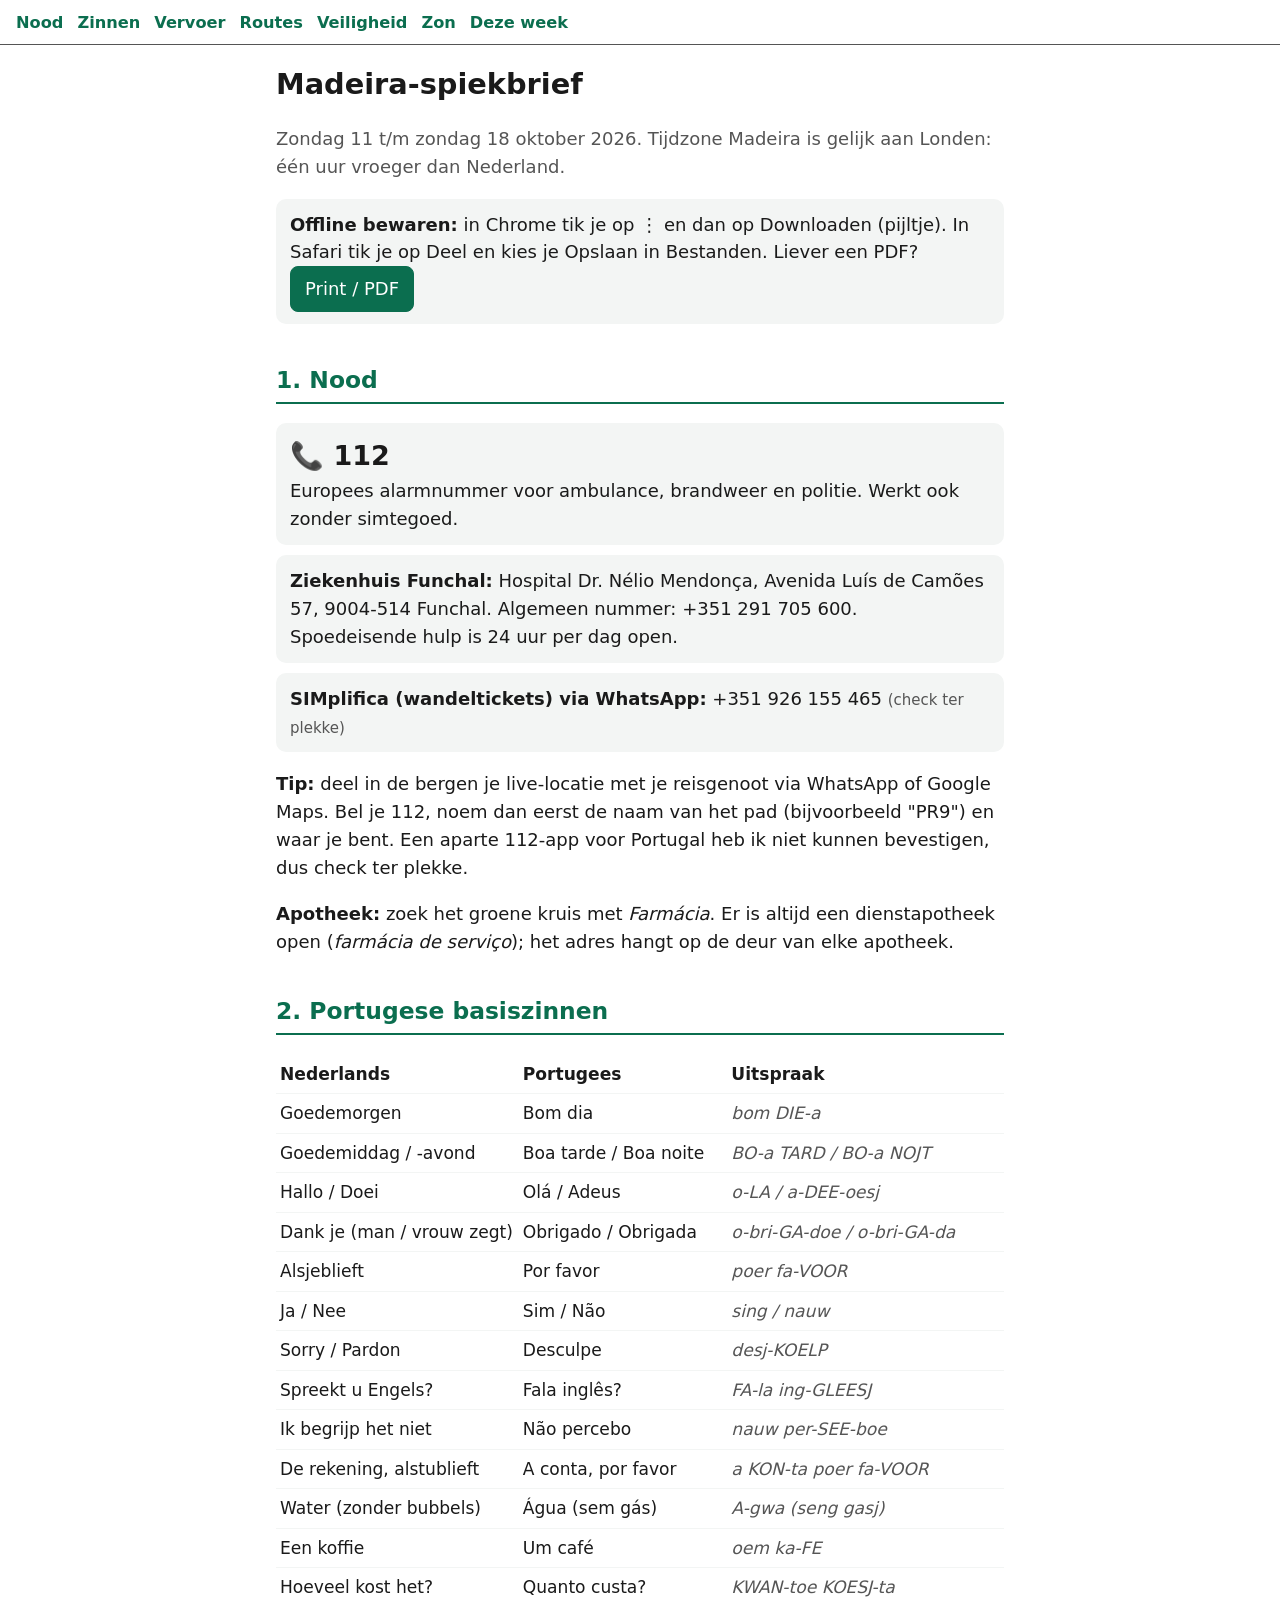
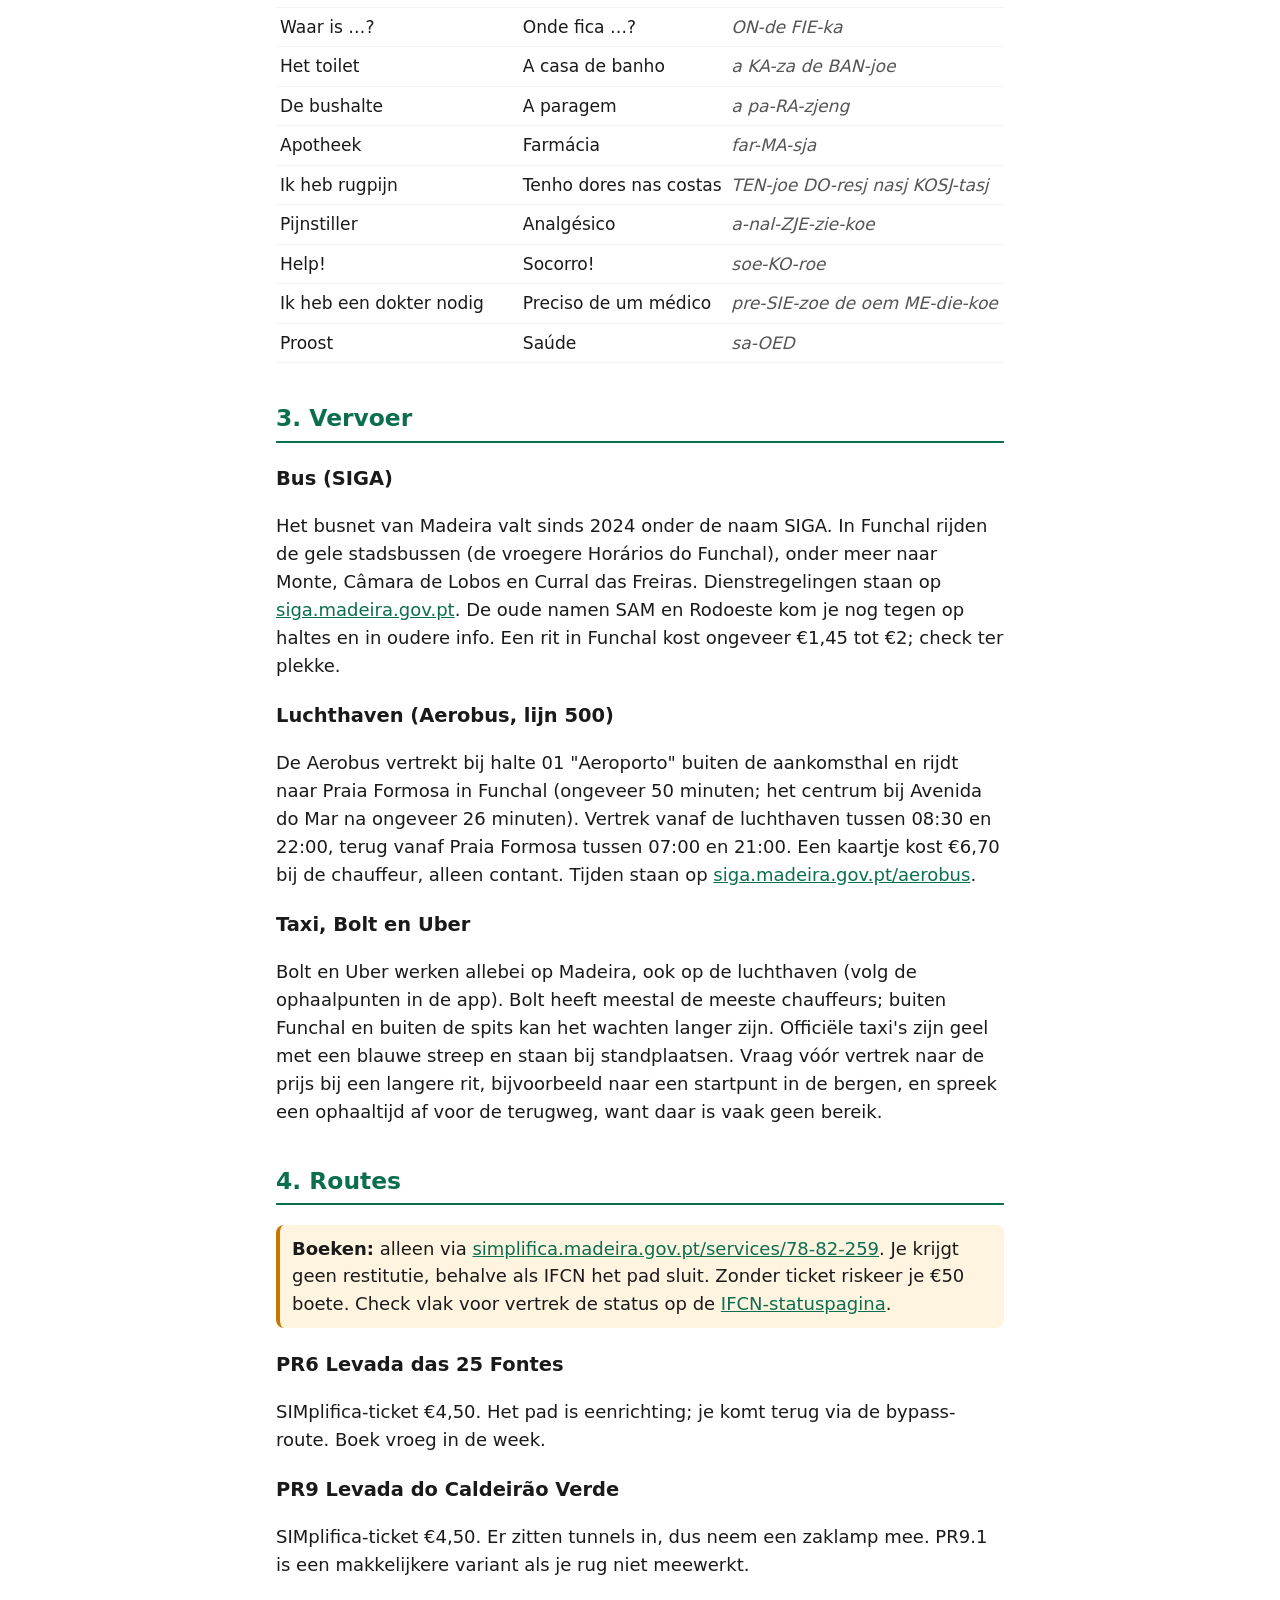
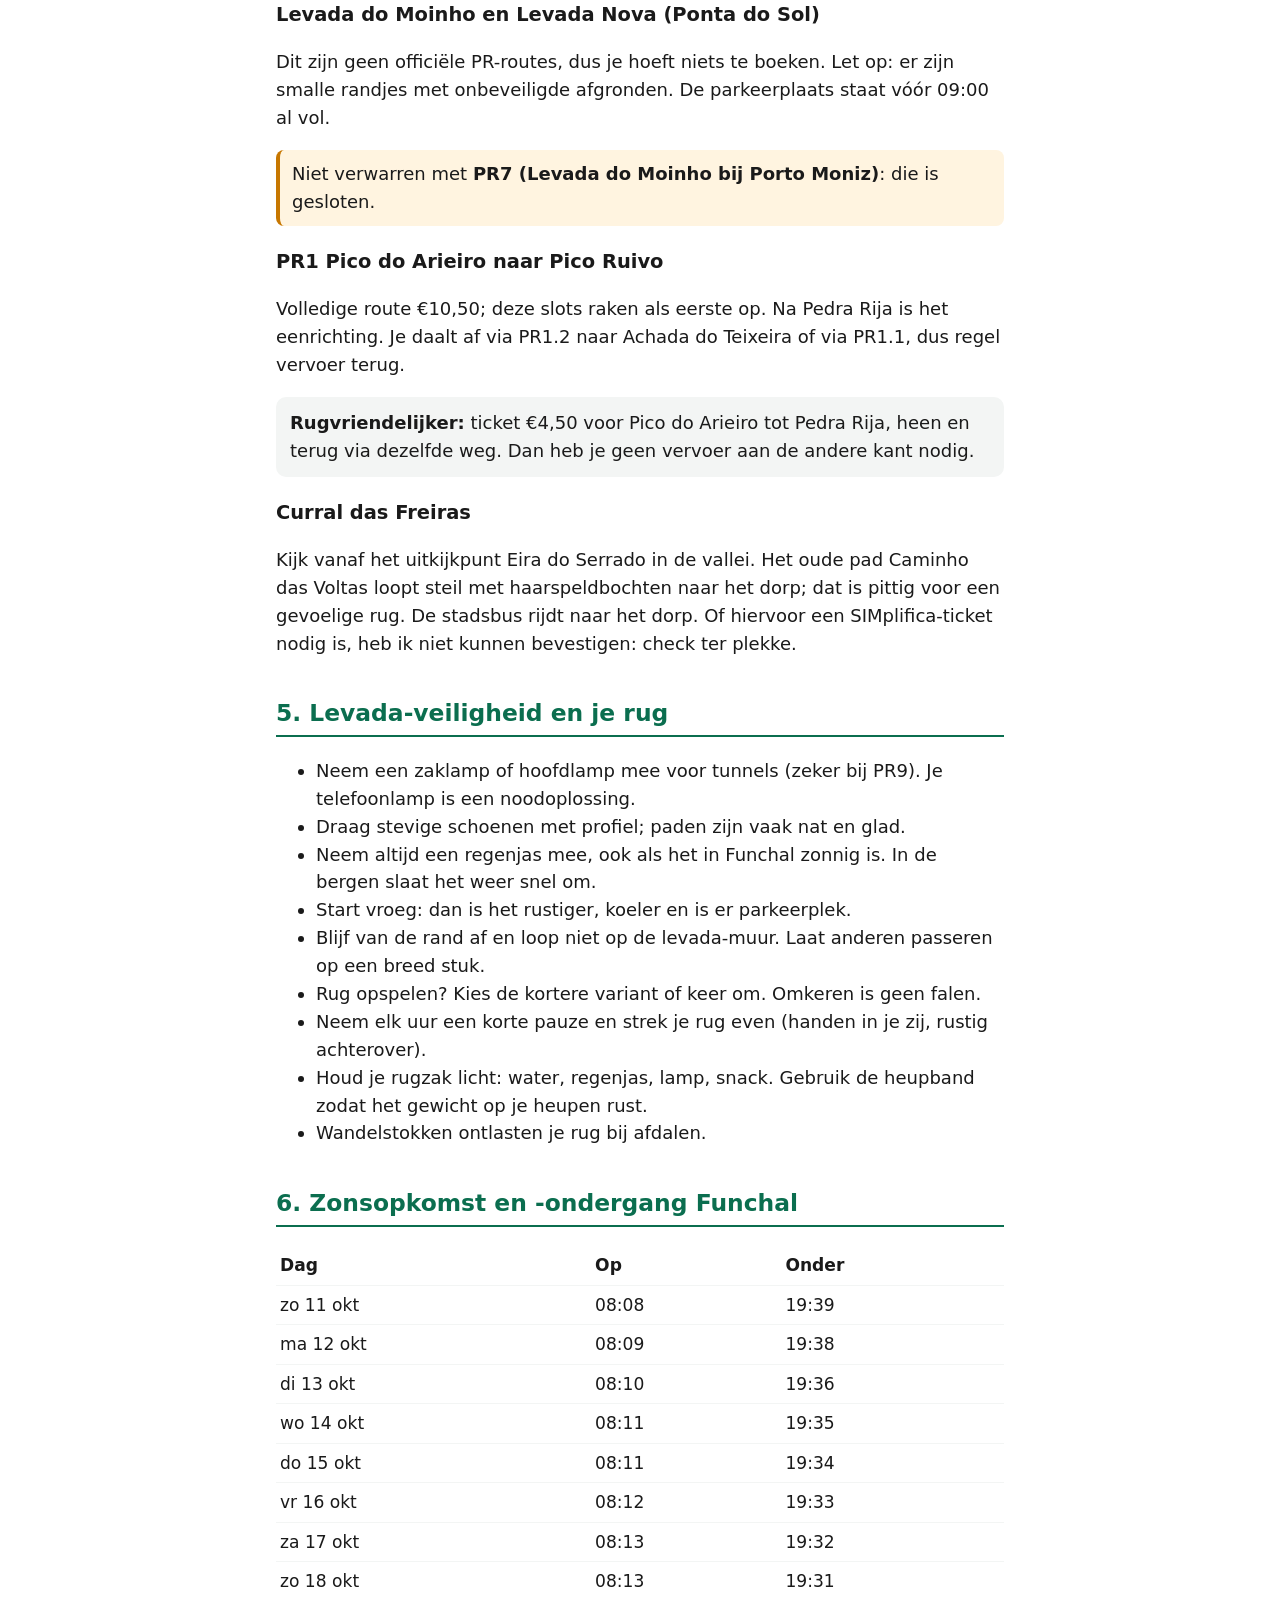
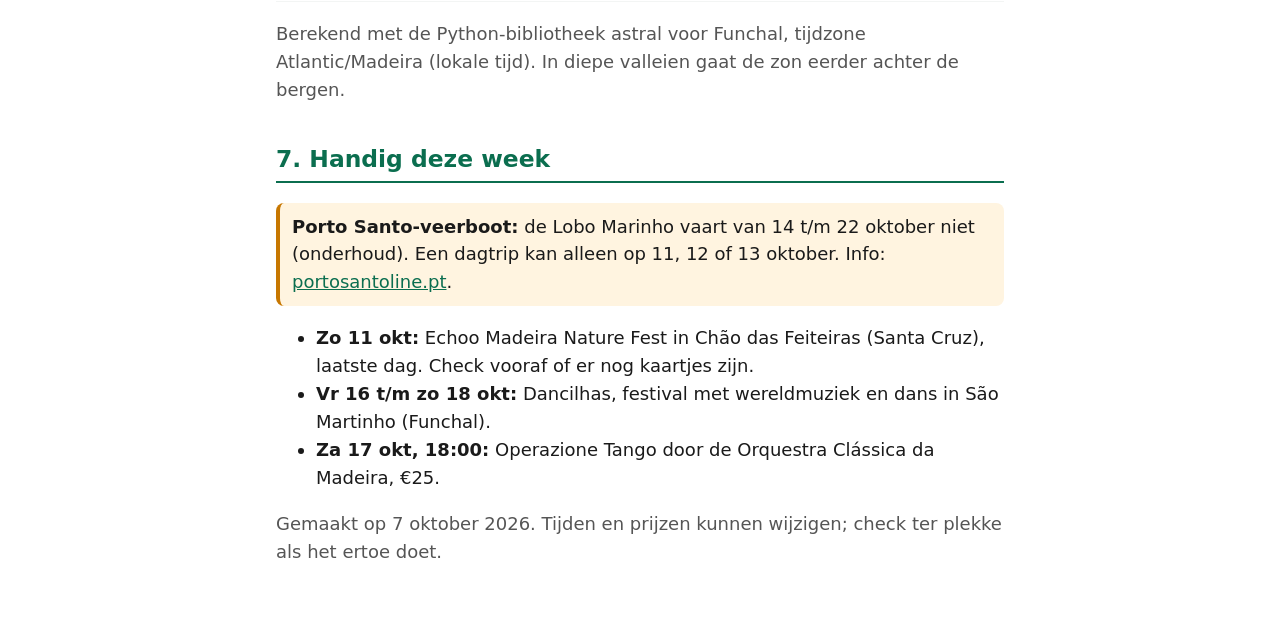
<file: archive/2026-10-15/index.html>
<!doctype html>
<html lang="nl"><head><meta charset="utf-8">
<meta name="viewport" content="width=device-width,initial-scale=1">
<meta name="color-scheme" content="light dark">
<title>Madeira-spiekbrief · 11–18 okt 2026</title>
<style>
:root{--bg:#fff;--fg:#1a1a1a;--mut:#555;--acc:#0b6e4f;--card:#f3f5f4;--warn:#fff4e0;--wb:#c77700}
@media (prefers-color-scheme:dark){:root{--bg:#121414;--fg:#ececec;--mut:#aaa;--acc:#5fd3a5;--card:#1e2322;--warn:#2e2414;--wb:#e0a040}}
*{box-sizing:border-box}
body{margin:0;background:var(--bg);color:var(--fg);font:18px/1.55 system-ui,-apple-system,"Segoe UI",Roboto,sans-serif}
main{max-width:760px;margin:auto;padding:0 16px 60px}
h1{font-size:1.6em;margin:.6em 0 .2em}
h2{font-size:1.3em;color:var(--acc);margin-top:1.6em;scroll-margin-top:70px;border-bottom:2px solid var(--acc);padding-bottom:4px}
h3{font-size:1.08em;margin:1.1em 0 .3em}
a{color:var(--acc)}
nav{position:sticky;top:0;z-index:5;background:var(--bg);border-bottom:1px solid var(--mut);padding:8px 16px;overflow-x:auto;white-space:nowrap}
nav a{display:inline-block;margin-right:14px;font-size:.9em;text-decoration:none;font-weight:600}
.card{background:var(--card);border-radius:10px;padding:12px 14px;margin:10px 0}
.warn{background:var(--warn);border-left:4px solid var(--wb);border-radius:8px;padding:10px 12px;margin:10px 0}
table{width:100%;border-collapse:collapse;font-size:.95em}
td,th{padding:6px 4px;border-bottom:1px solid var(--card);text-align:left;vertical-align:top}
.hint{color:var(--mut);font-style:italic}
.big{font-size:1.5em;font-weight:700}
button{font:inherit;padding:8px 14px;border-radius:8px;border:1px solid var(--acc);background:var(--acc);color:var(--bg);cursor:pointer}
small,.mut{color:var(--mut)}
@media print{nav,button{display:none}body{font-size:12pt;background:#fff;color:#000}h2{color:#000;border-color:#000;page-break-after:avoid}.card,.warn{background:#fff;border:1px solid #999}a{color:#000}a[href^=http]::after{content:" (" attr(href) ")";font-size:9pt}}
</style></head><body>
<nav><a href="#nood">Nood</a><a href="#zinnen">Zinnen</a><a href="#vervoer">Vervoer</a><a href="#routes">Routes</a><a href="#veilig">Veiligheid</a><a href="#zon">Zon</a><a href="#week">Deze week</a></nav>
<main>
<h1>Madeira-spiekbrief</h1>
<p class="mut">Zondag 11 t/m zondag 18 oktober 2026. Tijdzone Madeira is gelijk aan Londen: één uur vroeger dan Nederland.</p>
<div class="card"><b>Offline bewaren:</b> in Chrome tik je op ⋮ en dan op Downloaden (pijltje). In Safari tik je op Deel en kies je Opslaan in Bestanden. Liever een PDF? <button onclick="window.print()">Print / PDF</button></div>

<h2 id="nood">1. Nood</h2>
<div class="card"><div class="big">📞 112</div>Europees alarmnummer voor ambulance, brandweer en politie. Werkt ook zonder simtegoed.</div>
<div class="card"><b>Ziekenhuis Funchal:</b> Hospital Dr. Nélio Mendonça, Avenida Luís de Camões 57, 9004-514 Funchal. Algemeen nummer: +351 291 705 600. Spoedeisende hulp is 24 uur per dag open.</div>
<div class="card"><b>SIMplifica (wandeltickets) via WhatsApp:</b> +351 926 155 465 <small>(check ter plekke)</small></div>
<p><b>Tip:</b> deel in de bergen je live-locatie met je reisgenoot via WhatsApp of Google Maps. Bel je 112, noem dan eerst de naam van het pad (bijvoorbeeld "PR9") en waar je bent. Een aparte 112-app voor Portugal heb ik niet kunnen bevestigen, dus check ter plekke.</p>
<p><b>Apotheek:</b> zoek het groene kruis met <i>Farmácia</i>. Er is altijd een dienstapotheek open (<i>farmácia de serviço</i>); het adres hangt op de deur van elke apotheek.</p>

<h2 id="zinnen">2. Portugese basiszinnen</h2>
<table><tr><th>Nederlands</th><th>Portugees</th><th>Uitspraak</th></tr>
<tr><td>Goedemorgen</td><td>Bom dia</td><td class="hint">bom DIE-a</td></tr>
<tr><td>Goedemiddag / -avond</td><td>Boa tarde / Boa noite</td><td class="hint">BO-a TARD / BO-a NOJT</td></tr>
<tr><td>Hallo / Doei</td><td>Olá / Adeus</td><td class="hint">o-LA / a-DEE-oesj</td></tr>
<tr><td>Dank je (man / vrouw zegt)</td><td>Obrigado / Obrigada</td><td class="hint">o-bri-GA-doe / o-bri-GA-da</td></tr>
<tr><td>Alsjeblieft</td><td>Por favor</td><td class="hint">poer fa-VOOR</td></tr>
<tr><td>Ja / Nee</td><td>Sim / Não</td><td class="hint">sing / nauw</td></tr>
<tr><td>Sorry / Pardon</td><td>Desculpe</td><td class="hint">desj-KOELP</td></tr>
<tr><td>Spreekt u Engels?</td><td>Fala inglês?</td><td class="hint">FA-la ing-GLEESJ</td></tr>
<tr><td>Ik begrijp het niet</td><td>Não percebo</td><td class="hint">nauw per-SEE-boe</td></tr>
<tr><td>De rekening, alstublieft</td><td>A conta, por favor</td><td class="hint">a KON-ta poer fa-VOOR</td></tr>
<tr><td>Water (zonder bubbels)</td><td>Água (sem gás)</td><td class="hint">A-gwa (seng gasj)</td></tr>
<tr><td>Een koffie</td><td>Um café</td><td class="hint">oem ka-FE</td></tr>
<tr><td>Hoeveel kost het?</td><td>Quanto custa?</td><td class="hint">KWAN-toe KOESJ-ta</td></tr>
<tr><td>Waar is …?</td><td>Onde fica …?</td><td class="hint">ON-de FIE-ka</td></tr>
<tr><td>Het toilet</td><td>A casa de banho</td><td class="hint">a KA-za de BAN-joe</td></tr>
<tr><td>De bushalte</td><td>A paragem</td><td class="hint">a pa-RA-zjeng</td></tr>
<tr><td>Apotheek</td><td>Farmácia</td><td class="hint">far-MA-sja</td></tr>
<tr><td>Ik heb rugpijn</td><td>Tenho dores nas costas</td><td class="hint">TEN-joe DO-resj nasj KOSJ-tasj</td></tr>
<tr><td>Pijnstiller</td><td>Analgésico</td><td class="hint">a-nal-ZJE-zie-koe</td></tr>
<tr><td>Help!</td><td>Socorro!</td><td class="hint">soe-KO-roe</td></tr>
<tr><td>Ik heb een dokter nodig</td><td>Preciso de um médico</td><td class="hint">pre-SIE-zoe de oem ME-die-koe</td></tr>
<tr><td>Proost</td><td>Saúde</td><td class="hint">sa-OED</td></tr>
</table>

<h2 id="vervoer">3. Vervoer</h2>
<h3>Bus (SIGA)</h3>
<p>Het busnet van Madeira valt sinds 2024 onder de naam SIGA. In Funchal rijden de gele stadsbussen (de vroegere Horários do Funchal), onder meer naar Monte, Câmara de Lobos en Curral das Freiras. Dienstregelingen staan op <a href="https://siga.madeira.gov.pt/">siga.madeira.gov.pt</a>. De oude namen SAM en Rodoeste kom je nog tegen op haltes en in oudere info. Een rit in Funchal kost ongeveer €1,45 tot €2; check ter plekke.</p>
<h3>Luchthaven (Aerobus, lijn 500)</h3>
<p>De Aerobus vertrekt bij halte 01 "Aeroporto" buiten de aankomsthal en rijdt naar Praia Formosa in Funchal (ongeveer 50 minuten; het centrum bij Avenida do Mar na ongeveer 26 minuten). Vertrek vanaf de luchthaven tussen 08:30 en 22:00, terug vanaf Praia Formosa tussen 07:00 en 21:00. Een kaartje kost €6,70 bij de chauffeur, alleen contant. Tijden staan op <a href="https://siga.madeira.gov.pt/aerobus">siga.madeira.gov.pt/aerobus</a>.</p>
<h3>Taxi, Bolt en Uber</h3>
<p>Bolt en Uber werken allebei op Madeira, ook op de luchthaven (volg de ophaalpunten in de app). Bolt heeft meestal de meeste chauffeurs; buiten Funchal en buiten de spits kan het wachten langer zijn. Officiële taxi's zijn geel met een blauwe streep en staan bij standplaatsen. Vraag vóór vertrek naar de prijs bij een langere rit, bijvoorbeeld naar een startpunt in de bergen, en spreek een ophaaltijd af voor de terugweg, want daar is vaak geen bereik.</p>

<h2 id="routes">4. Routes</h2>
<div class="warn"><b>Boeken:</b> alleen via <a href="https://simplifica.madeira.gov.pt/services/78-82-259">simplifica.madeira.gov.pt/services/78-82-259</a>. Je krijgt geen restitutie, behalve als IFCN het pad sluit. Zonder ticket riskeer je €50 boete. Check vlak voor vertrek de status op de <a href="https://ifcn.madeira.gov.pt/en/atividades-de-natureza/percursos-pedestres-recomendados.html">IFCN-statuspagina</a>.</div>
<h3>PR6 Levada das 25 Fontes</h3>
<p>SIMplifica-ticket €4,50. Het pad is eenrichting; je komt terug via de bypass-route. Boek vroeg in de week.</p>
<h3>PR9 Levada do Caldeirão Verde</h3>
<p>SIMplifica-ticket €4,50. Er zitten tunnels in, dus neem een zaklamp mee. PR9.1 is een makkelijkere variant als je rug niet meewerkt.</p>
<h3>Levada do Moinho en Levada Nova (Ponta do Sol)</h3>
<p>Dit zijn geen officiële PR-routes, dus je hoeft niets te boeken. Let op: er zijn smalle randjes met onbeveiligde afgronden. De parkeerplaats staat vóór 09:00 al vol.</p>
<div class="warn">Niet verwarren met <b>PR7 (Levada do Moinho bij Porto Moniz)</b>: die is gesloten.</div>
<h3>PR1 Pico do Arieiro naar Pico Ruivo</h3>
<p>Volledige route €10,50; deze slots raken als eerste op. Na Pedra Rija is het eenrichting. Je daalt af via PR1.2 naar Achada do Teixeira of via PR1.1, dus regel vervoer terug.</p>
<div class="card"><b>Rugvriendelijker:</b> ticket €4,50 voor Pico do Arieiro tot Pedra Rija, heen en terug via dezelfde weg. Dan heb je geen vervoer aan de andere kant nodig.</div>
<h3>Curral das Freiras</h3>
<p>Kijk vanaf het uitkijkpunt Eira do Serrado in de vallei. Het oude pad Caminho das Voltas loopt steil met haarspeldbochten naar het dorp; dat is pittig voor een gevoelige rug. De stadsbus rijdt naar het dorp. Of hiervoor een SIMplifica-ticket nodig is, heb ik niet kunnen bevestigen: check ter plekke.</p>

<h2 id="veilig">5. Levada-veiligheid en je rug</h2>
<ul>
<li>Neem een zaklamp of hoofdlamp mee voor tunnels (zeker bij PR9). Je telefoonlamp is een noodoplossing.</li>
<li>Draag stevige schoenen met profiel; paden zijn vaak nat en glad.</li>
<li>Neem altijd een regenjas mee, ook als het in Funchal zonnig is. In de bergen slaat het weer snel om.</li>
<li>Start vroeg: dan is het rustiger, koeler en is er parkeerplek.</li>
<li>Blijf van de rand af en loop niet op de levada-muur. Laat anderen passeren op een breed stuk.</li>
<li>Rug opspelen? Kies de kortere variant of keer om. Omkeren is geen falen.</li>
<li>Neem elk uur een korte pauze en strek je rug even (handen in je zij, rustig achterover).</li>
<li>Houd je rugzak licht: water, regenjas, lamp, snack. Gebruik de heupband zodat het gewicht op je heupen rust.</li>
<li>Wandelstokken ontlasten je rug bij afdalen.</li>
</ul>

<h2 id="zon">6. Zonsopkomst en -ondergang Funchal</h2>
<table><tr><th>Dag</th><th>Op</th><th>Onder</th></tr>
<tr><td>zo 11 okt</td><td>08:08</td><td>19:39</td></tr>
<tr><td>ma 12 okt</td><td>08:09</td><td>19:38</td></tr>
<tr><td>di 13 okt</td><td>08:10</td><td>19:36</td></tr>
<tr><td>wo 14 okt</td><td>08:11</td><td>19:35</td></tr>
<tr><td>do 15 okt</td><td>08:11</td><td>19:34</td></tr>
<tr><td>vr 16 okt</td><td>08:12</td><td>19:33</td></tr>
<tr><td>za 17 okt</td><td>08:13</td><td>19:32</td></tr>
<tr><td>zo 18 okt</td><td>08:13</td><td>19:31</td></tr></table>
<p class="mut">Berekend met de Python-bibliotheek astral voor Funchal, tijdzone Atlantic/Madeira (lokale tijd). In diepe valleien gaat de zon eerder achter de bergen.</p>

<h2 id="week">7. Handig deze week</h2>
<div class="warn"><b>Porto Santo-veerboot:</b> de Lobo Marinho vaart van 14 t/m 22 oktober niet (onderhoud). Een dagtrip kan alleen op 11, 12 of 13 oktober. Info: <a href="https://www.portosantoline.pt/en/">portosantoline.pt</a>.</div>
<ul>
<li><b>Zo 11 okt:</b> Echoo Madeira Nature Fest in Chão das Feiteiras (Santa Cruz), laatste dag. Check vooraf of er nog kaartjes zijn.</li>
<li><b>Vr 16 t/m zo 18 okt:</b> Dancilhas, festival met wereldmuziek en dans in São Martinho (Funchal).</li>
<li><b>Za 17 okt, 18:00:</b> Operazione Tango door de Orquestra Clássica da Madeira, €25.</li>
</ul>
<p class="mut">Gemaakt op 7 oktober 2026. Tijden en prijzen kunnen wijzigen; check ter plekke als het ertoe doet.</p>
</main></body></html>
</file>
<file: archive/2026-10-07/styles.css>
:root {
  --green-deep: #0d3b2e;
  --green: #1a6b4f;
  --green-mid: #2d8a68;
  --green-soft: #e8f5ef;
  --ocean: #0a4d6e;
  --ocean-mid: #1a7a9e;
  --ocean-light: #c8e8f0;
  --sand: #f5efe6;
  --warm: #d4783c;
  --warm-soft: #f8e8d8;
  --ink: #1a2a28;
  --muted: #5a6e68;
  --white: #ffffff;
  --shadow: 0 8px 32px rgba(13, 59, 46, 0.12);
  --radius: 16px;
  --font: "Segoe UI", system-ui, -apple-system, sans-serif;
  --serif: "Georgia", "Palatino Linotype", serif;
}

*, *::before, *::after { box-sizing: border-box; margin: 0; padding: 0; }

html { scroll-behavior: smooth; }

body {
  font-family: var(--font);
  color: var(--ink);
  background: var(--sand);
  line-height: 1.65;
  font-size: 1.05rem;
}

img { max-width: 100%; display: block; }

a { color: var(--ocean-mid); }
a:hover { color: var(--warm); }

.wrap {
  width: min(1100px, 92vw);
  margin-inline: auto;
}

/* —— Header / Hero —— */
.hero {
  position: relative;
  background:
    linear-gradient(135deg, rgba(13,59,46,0.92) 0%, rgba(10,77,110,0.85) 55%, rgba(212,120,60,0.55) 100%),
    radial-gradient(ellipse at 70% 20%, rgba(45,138,104,0.4), transparent 50%);
  color: var(--white);
  padding: 3.5rem 0 4rem;
  overflow: hidden;
}

.hero::before {
  content: "";
  position: absolute;
  inset: 0;
  background:
    radial-gradient(circle at 15% 80%, rgba(200,232,240,0.15), transparent 40%),
    radial-gradient(circle at 90% 60%, rgba(245,239,230,0.1), transparent 35%);
  pointer-events: none;
}

.nav {
  display: flex;
  flex-wrap: wrap;
  gap: 0.75rem 1.25rem;
  align-items: center;
  justify-content: space-between;
  margin-bottom: 2.5rem;
  position: relative;
  z-index: 1;
}

.logo {
  font-weight: 700;
  font-size: 1.15rem;
  letter-spacing: 0.02em;
  display: flex;
  align-items: center;
  gap: 0.5rem;
}

.logo-mark {
  width: 36px; height: 36px;
  border-radius: 50%;
  background: linear-gradient(145deg, var(--green-mid), var(--ocean-mid));
  display: grid; place-items: center;
  font-size: 1.1rem;
}

.nav-links {
  display: flex;
  flex-wrap: wrap;
  gap: 0.35rem 1rem;
  list-style: none;
}

.nav-links a {
  color: rgba(255,255,255,0.9);
  text-decoration: none;
  font-size: 0.92rem;
  font-weight: 500;
}
.nav-links a:hover { color: #ffe8c8; }

.hero-content { position: relative; z-index: 1; max-width: 720px; }

.eyebrow {
  display: inline-block;
  background: rgba(255,255,255,0.15);
  border: 1px solid rgba(255,255,255,0.25);
  padding: 0.35rem 0.85rem;
  border-radius: 999px;
  font-size: 0.85rem;
  margin-bottom: 1rem;
  backdrop-filter: blur(6px);
}

.hero h1 {
  font-family: var(--serif);
  font-size: clamp(2rem, 5vw, 3.1rem);
  line-height: 1.2;
  font-weight: 600;
  margin-bottom: 1rem;
}

.hero-lead {
  font-size: 1.15rem;
  opacity: 0.92;
  margin-bottom: 1.75rem;
  max-width: 560px;
}

.hero-meta {
  display: flex;
  flex-wrap: wrap;
  gap: 0.6rem;
}

.pill {
  background: rgba(255,255,255,0.12);
  border: 1px solid rgba(255,255,255,0.2);
  padding: 0.4rem 0.9rem;
  border-radius: 999px;
  font-size: 0.88rem;
}

/* —— Sections —— */
section { padding: 3.5rem 0; }

section h2 {
  font-family: var(--serif);
  font-size: clamp(1.6rem, 3vw, 2.1rem);
  color: var(--green-deep);
  margin-bottom: 0.5rem;
}

.section-intro {
  color: var(--muted);
  max-width: 640px;
  margin-bottom: 2rem;
}

.section-alt { background: var(--white); }

/* —— Quiz —— */
.quiz {
  background: var(--white);
  border-radius: var(--radius);
  box-shadow: var(--shadow);
  padding: 1.75rem;
  border: 1px solid rgba(26,107,79,0.08);
}

.quiz-progress {
  display: flex;
  gap: 0.4rem;
  margin-bottom: 1.25rem;
}

.quiz-dot {
  height: 6px;
  flex: 1;
  border-radius: 999px;
  background: var(--green-soft);
  transition: background 0.3s;
}
.quiz-dot.active { background: var(--green); }
.quiz-dot.done { background: var(--green-mid); }

.quiz-q {
  font-weight: 600;
  font-size: 1.15rem;
  margin-bottom: 1rem;
  color: var(--green-deep);
}

.quiz-opts {
  display: grid;
  gap: 0.65rem;
}

.quiz-opt {
  text-align: left;
  padding: 0.95rem 1.1rem;
  border: 2px solid var(--green-soft);
  border-radius: 12px;
  background: var(--sand);
  cursor: pointer;
  font: inherit;
  color: var(--ink);
  transition: border-color 0.2s, background 0.2s, transform 0.15s;
}
.quiz-opt:hover {
  border-color: var(--green-mid);
  background: var(--green-soft);
  transform: translateY(-1px);
}

.quiz-result {
  display: none;
  text-align: center;
  padding: 0.5rem 0;
}
.quiz-result.show { display: block; }

.quiz-result h3 {
  font-family: var(--serif);
  color: var(--green-deep);
  font-size: 1.4rem;
  margin-bottom: 0.5rem;
}

.quiz-result p { color: var(--muted); margin-bottom: 1.25rem; }

.btn {
  display: inline-flex;
  align-items: center;
  gap: 0.4rem;
  padding: 0.7rem 1.3rem;
  border-radius: 999px;
  border: none;
  font: inherit;
  font-weight: 600;
  cursor: pointer;
  transition: transform 0.15s, box-shadow 0.15s;
}
.btn:hover { transform: translateY(-1px); }
.btn-primary {
  background: linear-gradient(135deg, var(--green), var(--ocean));
  color: white;
  box-shadow: 0 4px 16px rgba(26,107,79,0.3);
}
.btn-ghost {
  background: transparent;
  color: var(--green);
  border: 2px solid var(--green-soft);
}

/* —— Filters —— */
.filters {
  display: flex;
  flex-wrap: wrap;
  gap: 0.5rem;
  margin-bottom: 1.5rem;
  align-items: center;
}

.filter-label {
  font-size: 0.9rem;
  color: var(--muted);
  font-weight: 500;
  margin-right: 0.25rem;
}

.chip {
  padding: 0.4rem 0.95rem;
  border-radius: 999px;
  border: 2px solid var(--green-soft);
  background: var(--white);
  font: inherit;
  font-size: 0.9rem;
  cursor: pointer;
  color: var(--ink);
  transition: all 0.2s;
}
.chip:hover { border-color: var(--green-mid); }
.chip.active {
  background: var(--green);
  border-color: var(--green);
  color: white;
}

/* —— Itinerary cards / tabs —— */
.itinerary-tabs {
  display: grid;
  grid-template-columns: repeat(3, 1fr);
  gap: 1rem;
  margin-bottom: 2rem;
}

@media (max-width: 720px) {
  .itinerary-tabs { grid-template-columns: 1fr; }
}

.itin-card {
  background: var(--white);
  border: 2px solid transparent;
  border-radius: var(--radius);
  padding: 1.25rem;
  cursor: pointer;
  text-align: left;
  font: inherit;
  color: inherit;
  box-shadow: var(--shadow);
  transition: border-color 0.2s, transform 0.15s;
  position: relative;
}
.itin-card:hover { transform: translateY(-2px); }
.itin-card.active {
  border-color: var(--green);
  outline: 2px solid rgba(26,107,79,0.15);
}
.itin-card.recommended::after {
  content: "Voor jou";
  position: absolute;
  top: -10px;
  right: 12px;
  background: var(--warm);
  color: white;
  font-size: 0.72rem;
  font-weight: 700;
  padding: 0.2rem 0.55rem;
  border-radius: 999px;
  letter-spacing: 0.03em;
  text-transform: uppercase;
}

.itin-icon { font-size: 1.6rem; margin-bottom: 0.4rem; }
.itin-card h3 {
  font-size: 1.05rem;
  color: var(--green-deep);
  margin-bottom: 0.35rem;
}
.itin-card p {
  font-size: 0.88rem;
  color: var(--muted);
  line-height: 1.45;
}
.itin-tags {
  display: flex;
  flex-wrap: wrap;
  gap: 0.35rem;
  margin-top: 0.75rem;
}
.tag {
  font-size: 0.72rem;
  padding: 0.2rem 0.5rem;
  border-radius: 6px;
  background: var(--green-soft);
  color: var(--green-deep);
  font-weight: 600;
}
.tag.sightseeing { background: var(--ocean-light); color: var(--ocean); }
.tag.eten { background: var(--warm-soft); color: #8a4a1a; }
.tag.chill { background: #eee8f5; color: #5a3d7a; }

/* —— Blog panel —— */
.blog-panel {
  display: none;
  background: var(--white);
  border-radius: var(--radius);
  box-shadow: var(--shadow);
  overflow: hidden;
  border: 1px solid rgba(26,107,79,0.06);
}
.blog-panel.active { display: block; }

.blog-header {
  background: linear-gradient(120deg, var(--green-deep), var(--ocean));
  color: white;
  padding: 1.75rem 1.5rem;
}
.blog-header h3 {
  font-family: var(--serif);
  font-size: 1.55rem;
  margin-bottom: 0.4rem;
}
.blog-meta {
  display: flex;
  flex-wrap: wrap;
  gap: 0.75rem 1.25rem;
  font-size: 0.9rem;
  opacity: 0.9;
  margin-top: 0.85rem;
}
.blog-body { padding: 1.5rem; }

.blog-intro {
  font-family: var(--serif);
  font-size: 1.1rem;
  color: var(--muted);
  font-style: italic;
  margin-bottom: 1.5rem;
  padding-bottom: 1.25rem;
  border-bottom: 1px solid var(--green-soft);
}

.budget-box {
  background: var(--green-soft);
  border-radius: 12px;
  padding: 1rem 1.15rem;
  margin-bottom: 1.5rem;
  display: grid;
  gap: 0.35rem;
  font-size: 0.95rem;
}
.budget-box strong { color: var(--green-deep); }

.weather-note {
  background: var(--ocean-light);
  border-left: 4px solid var(--ocean-mid);
  padding: 0.9rem 1.1rem;
  border-radius: 0 10px 10px 0;
  margin-bottom: 1.5rem;
  font-size: 0.95rem;
}

/* —— Day cards —— */
.day-card {
  border: 1px solid var(--green-soft);
  border-radius: 12px;
  margin-bottom: 0.75rem;
  overflow: hidden;
  transition: opacity 0.3s, display 0.3s;
}
.day-card.hidden-filter { display: none; }

.day-toggle {
  width: 100%;
  display: grid;
  grid-template-columns: auto 1fr auto;
  gap: 0.75rem;
  align-items: center;
  padding: 1rem 1.15rem;
  background: var(--sand);
  border: none;
  cursor: pointer;
  font: inherit;
  text-align: left;
  color: var(--ink);
  transition: background 0.2s;
}
.day-toggle:hover { background: var(--green-soft); }
.day-card.open .day-toggle { background: var(--green-soft); }

.day-num {
  width: 42px; height: 42px;
  border-radius: 10px;
  background: var(--green);
  color: white;
  display: grid; place-items: center;
  font-weight: 700;
  font-size: 0.85rem;
  flex-shrink: 0;
}

.day-title { font-weight: 600; color: var(--green-deep); }
.day-sub { font-size: 0.85rem; color: var(--muted); }

.day-chevron {
  font-size: 1.2rem;
  color: var(--green);
  transition: transform 0.25s;
}
.day-card.open .day-chevron { transform: rotate(180deg); }

.day-content {
  display: none;
  padding: 0 1.15rem 1.15rem;
  background: var(--white);
}
.day-card.open .day-content { display: block; }

.day-story {
  margin-bottom: 1rem;
  color: var(--ink);
}

.day-tips {
  display: grid;
  gap: 0.65rem;
  grid-template-columns: repeat(auto-fit, minmax(200px, 1fr));
}

.tip {
  background: var(--sand);
  border-radius: 10px;
  padding: 0.75rem 0.9rem;
  font-size: 0.9rem;
}
.tip strong {
  display: block;
  font-size: 0.75rem;
  text-transform: uppercase;
  letter-spacing: 0.04em;
  color: var(--green);
  margin-bottom: 0.25rem;
}

.day-tags {
  display: flex;
  flex-wrap: wrap;
  gap: 0.3rem;
  margin-top: 0.85rem;
}

/* —— Map —— */
.map-section .island-map {
  background: var(--white);
  border-radius: var(--radius);
  box-shadow: var(--shadow);
  padding: 1.5rem;
  overflow: hidden;
}

.map-svg {
  width: 100%;
  height: auto;
  max-height: 380px;
}

.map-legend {
  display: flex;
  flex-wrap: wrap;
  gap: 0.75rem 1.25rem;
  margin-top: 1rem;
  font-size: 0.88rem;
  color: var(--muted);
}
.map-legend span {
  display: inline-flex;
  align-items: center;
  gap: 0.4rem;
}
.dot {
  width: 10px; height: 10px;
  border-radius: 50%;
  display: inline-block;
}

/* —— Content grids —— */
.card-grid {
  display: grid;
  grid-template-columns: repeat(auto-fit, minmax(260px, 1fr));
  gap: 1.15rem;
}

.info-card {
  background: var(--white);
  border-radius: var(--radius);
  padding: 1.35rem;
  box-shadow: var(--shadow);
  border: 1px solid rgba(26,107,79,0.06);
}
.info-card h3 {
  color: var(--green-deep);
  font-size: 1.1rem;
  margin-bottom: 0.5rem;
  display: flex;
  align-items: center;
  gap: 0.45rem;
}
.info-card p, .info-card li {
  font-size: 0.95rem;
  color: var(--muted);
}
.info-card ul {
  margin: 0.5rem 0 0 1.1rem;
}
.info-card li { margin-bottom: 0.35rem; }

.price {
  display: inline-block;
  margin-top: 0.75rem;
  font-weight: 700;
  color: var(--warm);
  font-size: 0.95rem;
}

.food-item {
  display: flex;
  gap: 0.85rem;
  margin-bottom: 1rem;
  align-items: flex-start;
}
.food-emoji {
  font-size: 1.5rem;
  line-height: 1;
}
.food-item h4 { color: var(--green-deep); font-size: 1rem; }
.food-item p { font-size: 0.9rem; color: var(--muted); }

/* —— Praktisch list —— */
.praktisch-grid {
  display: grid;
  grid-template-columns: repeat(auto-fit, minmax(280px, 1fr));
  gap: 1.15rem;
}

/* —— Footer —— */
footer {
  background: var(--green-deep);
  color: rgba(255,255,255,0.85);
  padding: 2.5rem 0 2rem;
  font-size: 0.88rem;
}
footer h3 {
  color: white;
  font-size: 1rem;
  margin-bottom: 0.75rem;
}
footer a { color: #a8dcc8; }
footer ul { list-style: none; }
footer li { margin-bottom: 0.35rem; }
.footer-grid {
  display: grid;
  grid-template-columns: 2fr 1fr;
  gap: 2rem;
}
@media (max-width: 600px) {
  .footer-grid { grid-template-columns: 1fr; }
}
.disclaimer {
  margin-top: 1.5rem;
  padding-top: 1.25rem;
  border-top: 1px solid rgba(255,255,255,0.15);
  opacity: 0.75;
  font-size: 0.8rem;
}

/* —— Highlights strip —— */
.highlights {
  display: grid;
  grid-template-columns: repeat(auto-fit, minmax(180px, 1fr));
  gap: 1rem;
  margin-top: -2.5rem;
  position: relative;
  z-index: 2;
  margin-bottom: 1rem;
}
.hl-card {
  background: var(--white);
  border-radius: 12px;
  padding: 1.1rem;
  box-shadow: var(--shadow);
  text-align: center;
}
.hl-card .num {
  font-size: 1.5rem;
  font-weight: 700;
  color: var(--green);
}
.hl-card .lbl {
  font-size: 0.85rem;
  color: var(--muted);
}

/* Accessibility */
.sr-only {
  position: absolute;
  width: 1px; height: 1px;
  padding: 0; margin: -1px;
  overflow: hidden;
  clip: rect(0,0,0,0);
  border: 0;
}

@media (prefers-reduced-motion: reduce) {
  html { scroll-behavior: auto; }
  *, *::before, *::after {
    transition-duration: 0.01ms !important;
  }
}
</file>
